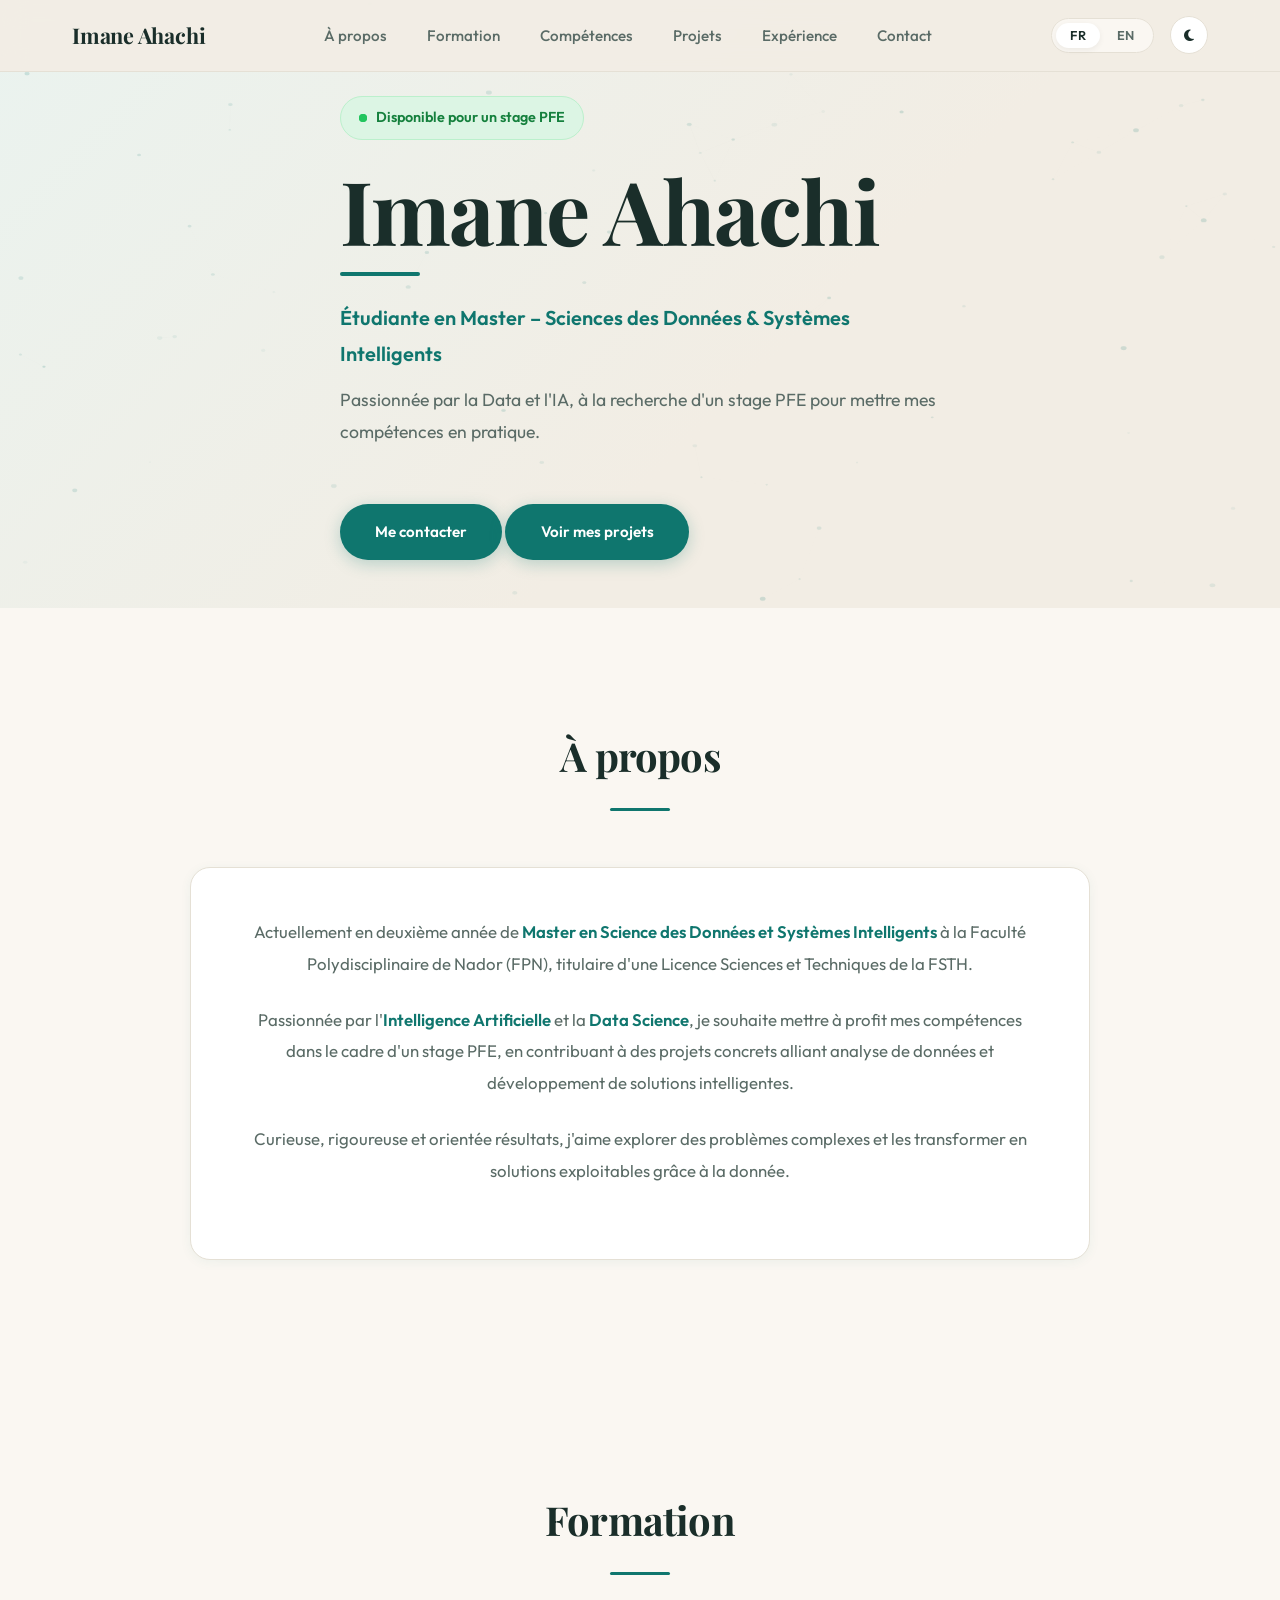
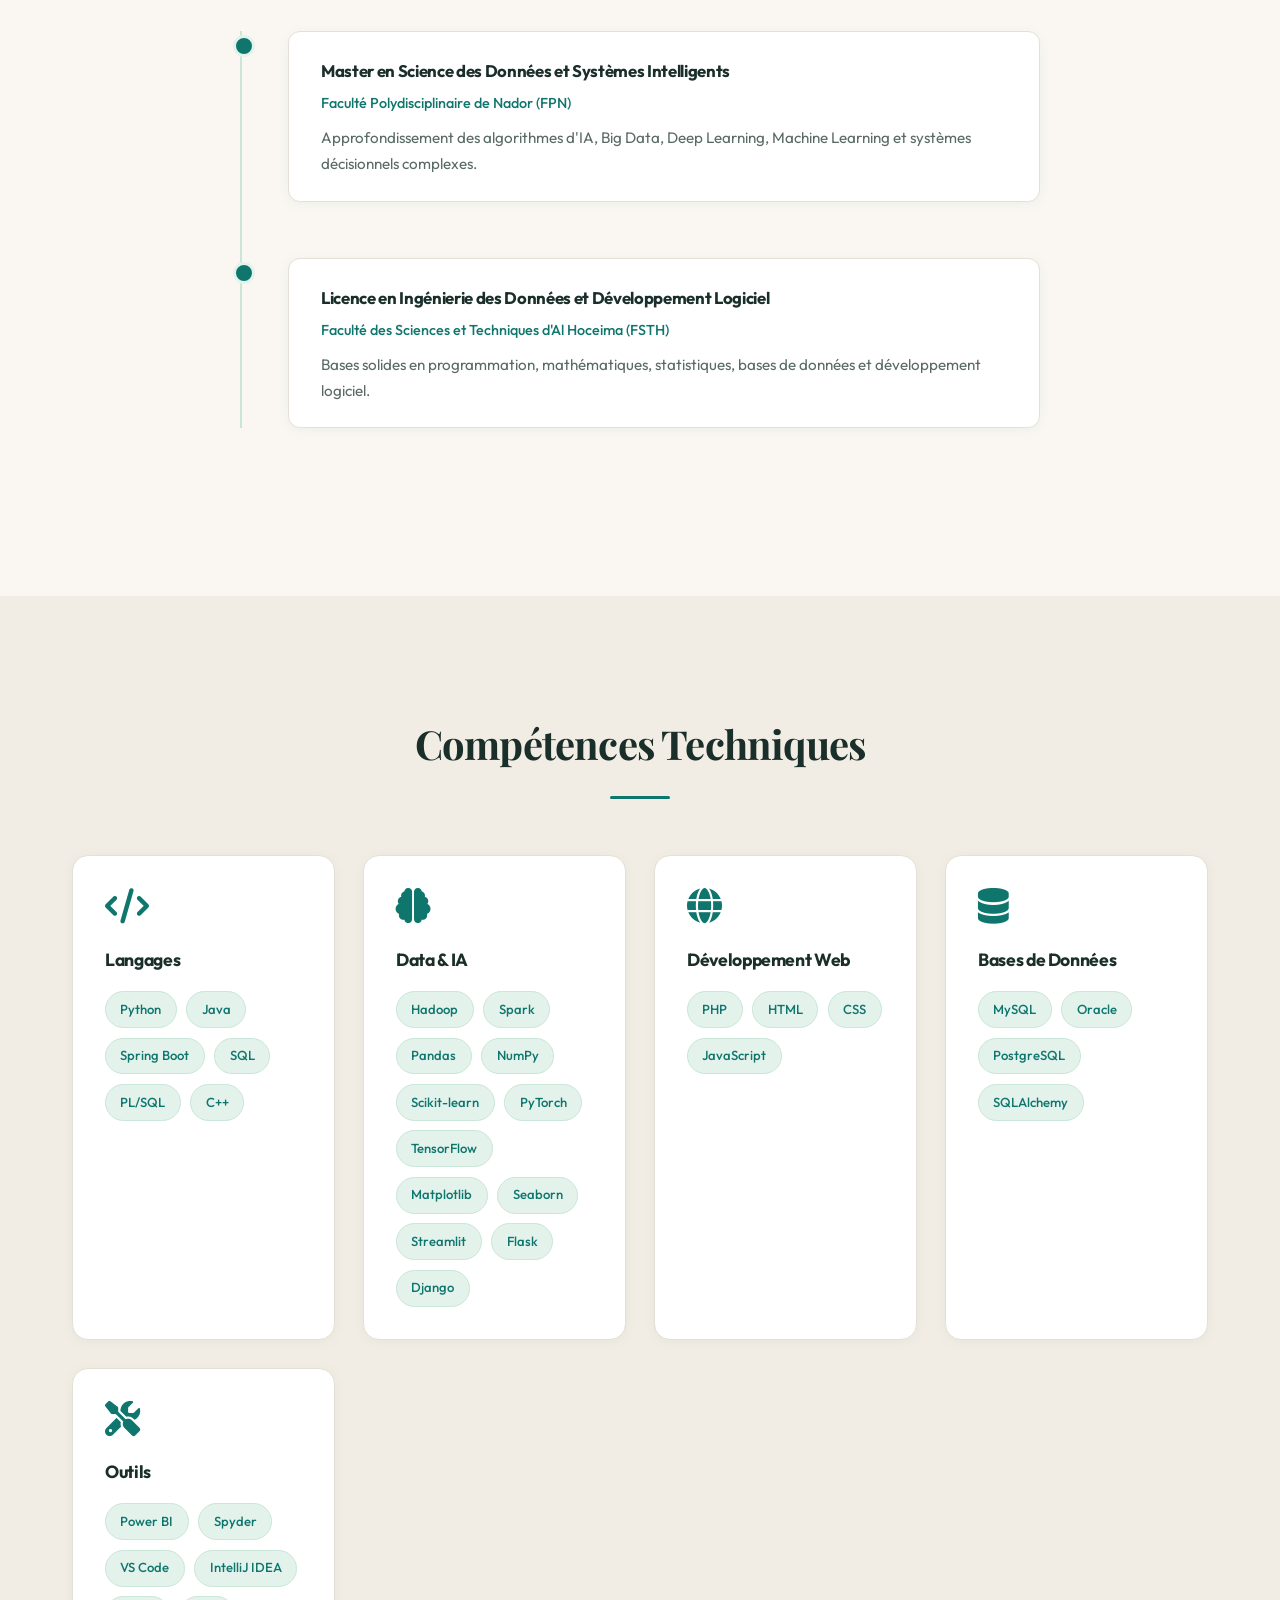
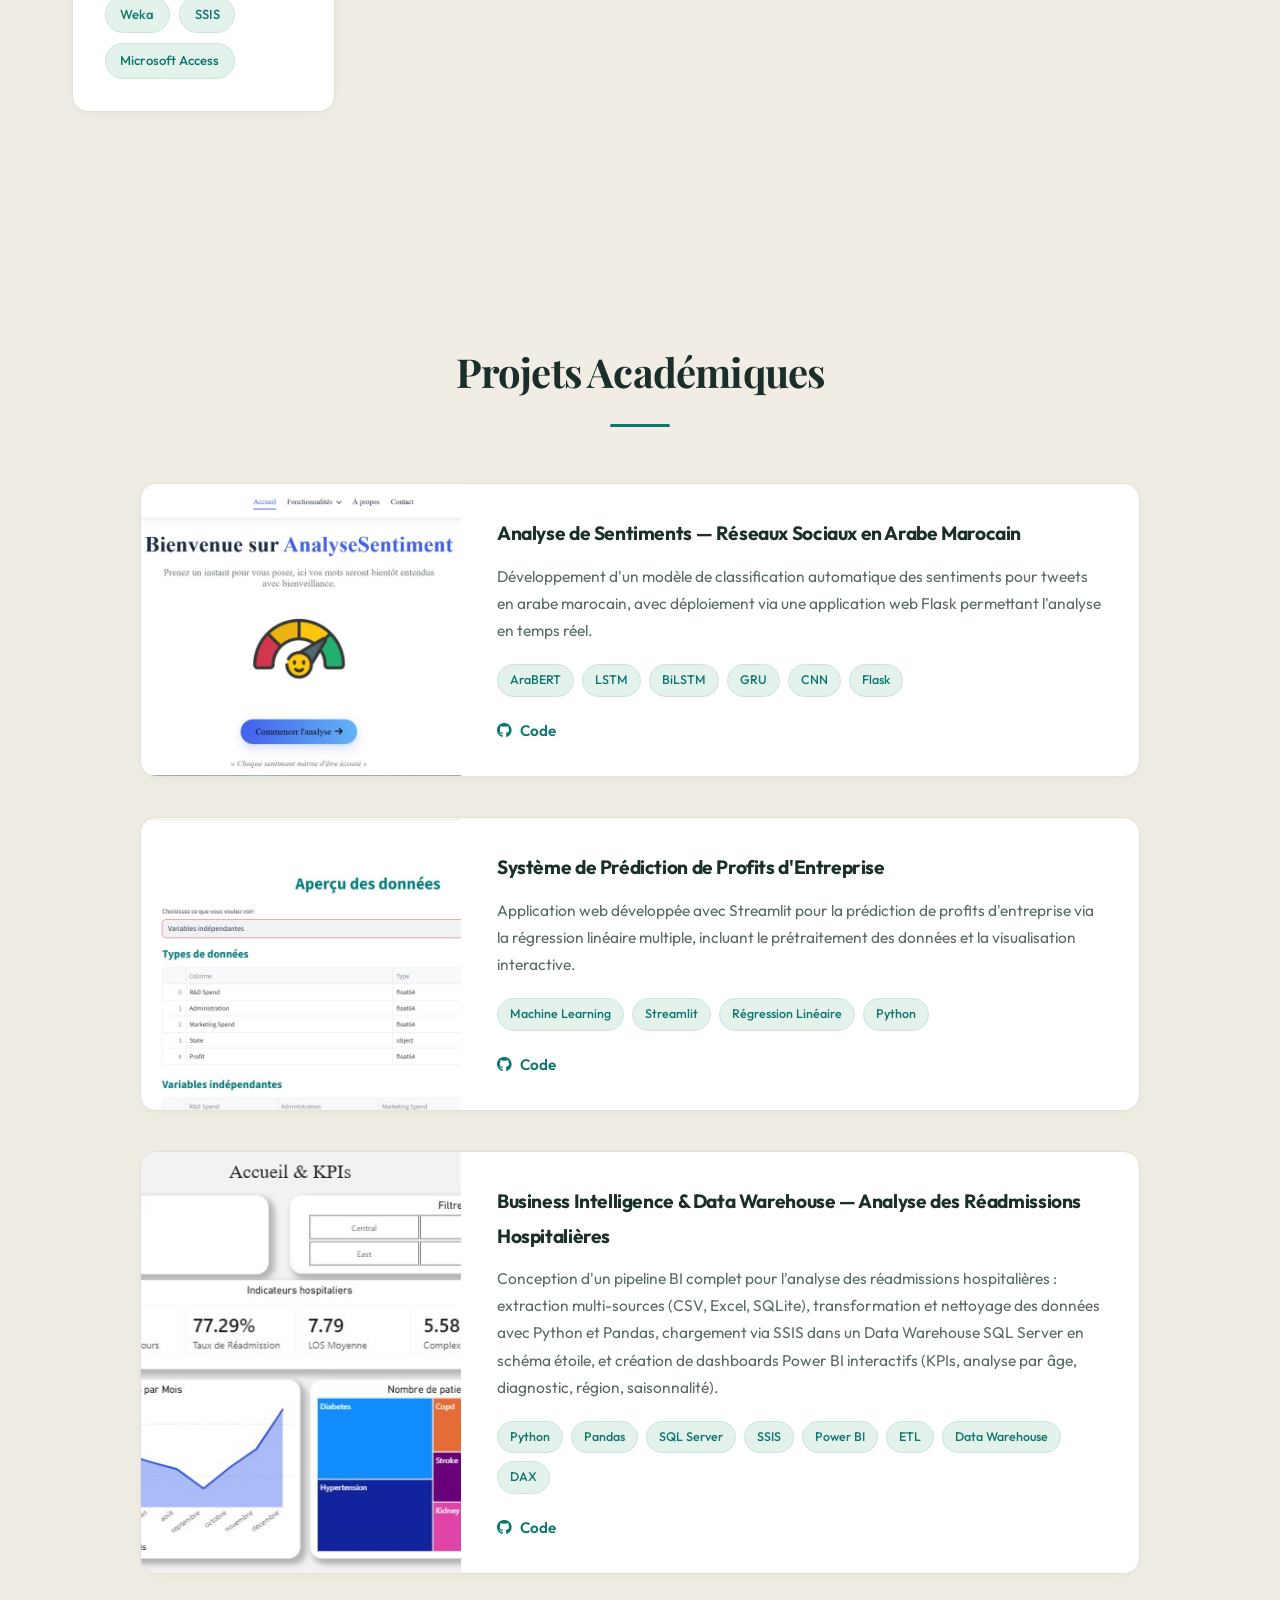
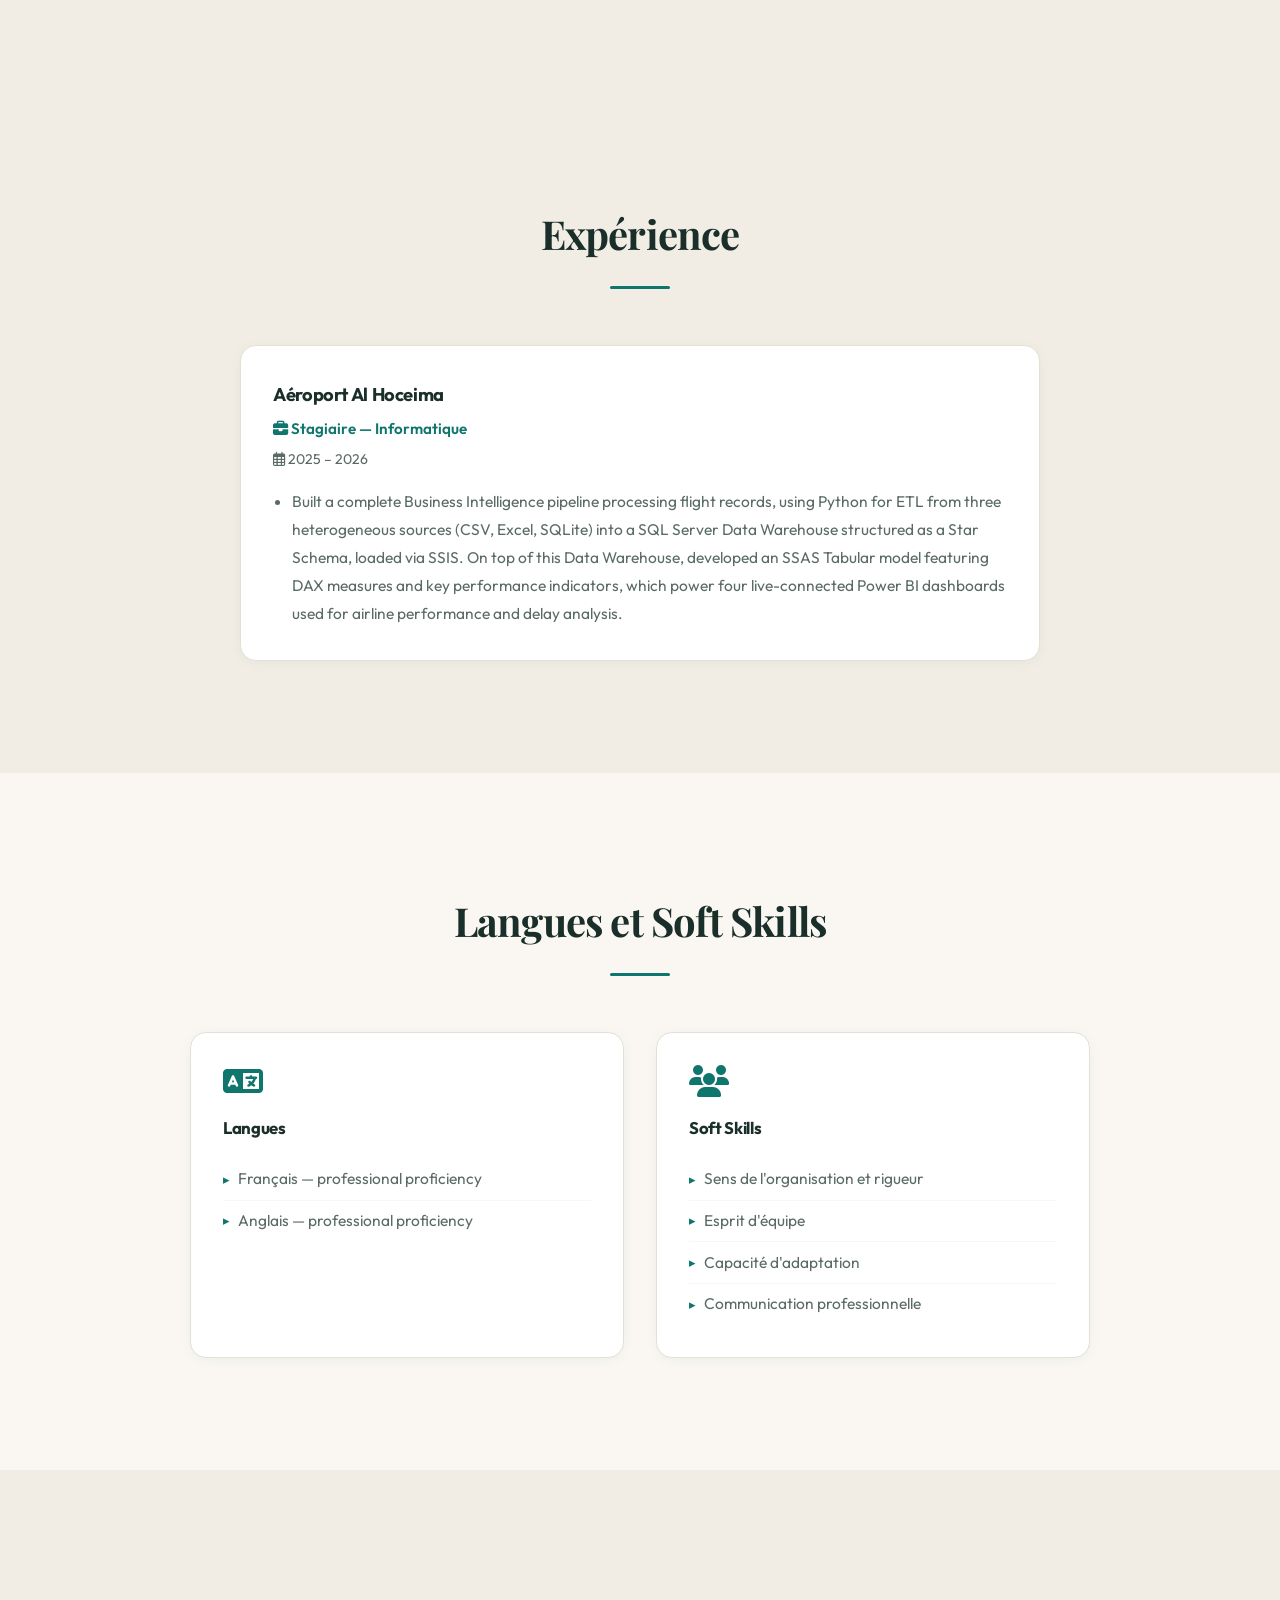
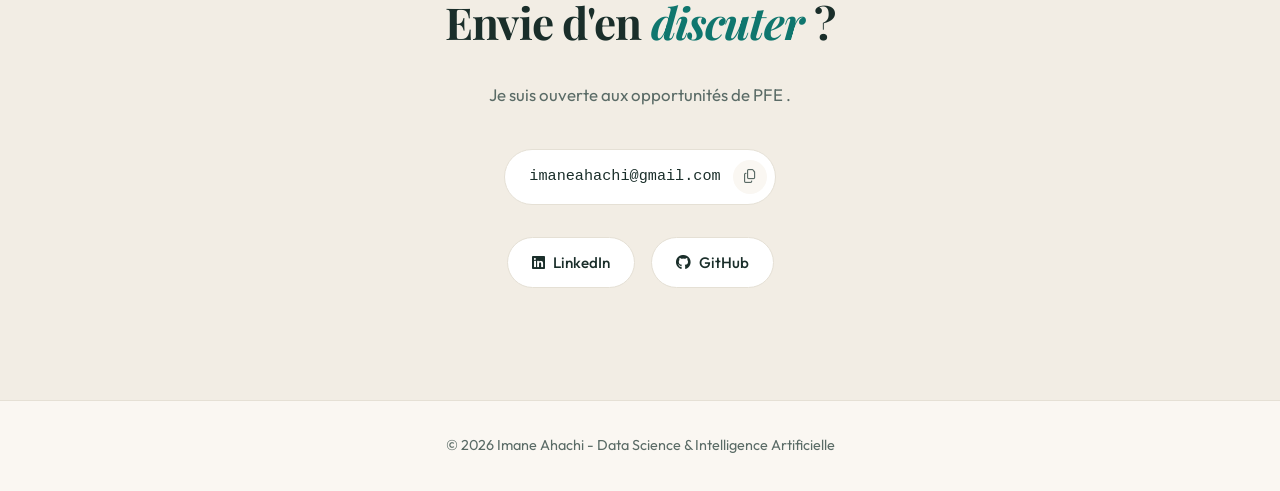
<file: index.html>
<!DOCTYPE html>
<html lang="fr">
<head>
    <meta charset="UTF-8">
    <meta name="viewport" content="width=device-width, initial-scale=1.0">
    <title>Imane Ahachi | Data Science & Intelligence Artificielle</title>
    <meta name="description" content="Portfolio d'Imane Ahachi — Étudiante en Master Data Science et Systèmes Intelligents. Projets, compétences et parcours académique.">
    
    <!-- Fonts -->
    <link rel="preconnect" href="https://fonts.googleapis.com">
    <link rel="preconnect" href="https://fonts.gstatic.com" crossorigin>
    <link href="https://fonts.googleapis.com/css2?family=Outfit:wght@300;400;500;600;700;800&family=Playfair+Display:ital,wght@0,600;0,700;1,600&display=swap" rel="stylesheet">
    
    <!-- Icons -->
    <link rel="stylesheet" href="https://cdnjs.cloudflare.com/ajax/libs/font-awesome/6.4.0/css/all.min.css">
    
    <!-- Custom CSS -->
    <link rel="stylesheet" href="style.css">
</head>
<body>

    <!-- Navigation -->
<nav id="navbar">
    <div class="container nav-content">
        <a href="#home" class="nav-brand">Imane Ahachi</a>

        <button class="mobile-nav-toggle" aria-label="Menu Toggle">
            <i class="fas fa-bars"></i>
        </button>

        <div class="nav-links">
            <a href="#about">À propos</a>
            <a href="#academic">Formation</a>
            <a href="#skills">Compétences</a>
            <a href="#projects">Projets</a>
            <!-- <a href="#experience">certification</a> -->

            <a href="#experience">Expérience</a>
            <a href="#contact">Contact</a>
        </div>

        <div class="nav-actions">
            <!-- Language Switch -->
            <div class="lang-switch" role="group" aria-label="Changer de langue">
                <a href="index.html" class="lang-btn active" lang="fr">FR</a>
                <a href="portfolio-en.html" class="lang-btn" lang="en">EN</a>
            </div>

            <!-- Theme Toggle -->
            <button class="theme-toggle" aria-label="Basculer le mode sombre">
                <i class="fas fa-moon"></i>
            </button>
        </div>
    </div>
</nav>

    <!-- Hero Section -->
    <section id="home" class="hero">
        <canvas id="hero-canvas" class="hero-canvas"></canvas>
        <div class="container hero-content">
            <div class="availability-badge reveal">
                <span class="pulse-dot"></span>
                Disponible pour un stage PFE 
            </div>
            <h1 class="reveal">Imane Ahachi</h1>
            <p class="hero-subtitle reveal">Étudiante en Master – Sciences des Données &amp; Systèmes Intelligents </p>
            <p class="reveal">Passionnée par la Data et l'IA, à la recherche d'un stage PFE pour mettre mes compétences en pratique.</p>
            <!-- <div class="hero-contact-info reveal">
                <a href="mailto:imanahachi14@gmail.com"><i class="fas fa-envelope"></i> imanahachi14@gmail.com</a>
                <a href="https://www.linkedin.com/in/imane-ahachi-a26218288/" target="_blank" rel="noopener noreferrer"><i class="fab fa-linkedin"></i> LinkedIn</a>
                <a href="https://github.com/imaneahachi" target="_blank" rel="noopener noreferrer"><i class="fab fa-github"></i> GitHub</a>
            </div> -->
            <div class="hero-buttons reveal">
                <a class="btn btn--primary" href="#contact">Me contacter</a>
                <a class="btn btn--primary" href="#projects">Voir mes projets</a>
            </div>

        </div>
        </div>
        <div>
           
    </section>

    <!-- About Section -->
    <section id="about" class="about">
        <div class="container">
            <div class="section-title reveal">
                <h2>À propos</h2>
                <div class="underline"></div>
            </div>
            <div class="about-card reveal">
                <p>Actuellement en deuxième année de <strong>Master en Science des Données et Systèmes Intelligents</strong> à la Faculté Polydisciplinaire de Nador (FPN), titulaire d'une Licence Sciences et Techniques de la FSTH.</p>
                <p>Passionnée par l'<strong>Intelligence Artificielle</strong> et la <strong>Data Science</strong>, je souhaite mettre à profit mes compétences dans le cadre d'un stage PFE, en contribuant à des projets concrets alliant analyse de données et développement de solutions intelligentes.</p>
                <p>Curieuse, rigoureuse et orientée résultats, j'aime explorer des problèmes complexes et les transformer en solutions exploitables grâce à la donnée.</p>
            </div>
        </div>
    </section>

    <!-- Academic Background -->
    <section id="academic" class="academic">
        <div class="container">
            <div class="section-title reveal">
                <h2>Formation</h2>
                <div class="underline"></div>
            </div>

            <div class="timeline">
                <div class="timeline-item reveal">
                    <!-- <span class="timeline-date">2025 – Présent</span> -->
                    <div class="timeline-content">
                        <h3>Master en Science des Données et Systèmes Intelligents</h3>
                        <span class="timeline-institution">Faculté Polydisciplinaire de Nador (FPN)</span>
                        <p>Approfondissement des algorithmes d'IA, Big Data, Deep Learning, Machine Learning et systèmes décisionnels complexes.</p>
                    </div>
                </div>

                <div class="timeline-item reveal">
                    <!-- <span class="timeline-date">2022 – 2025</span> -->
                    <div class="timeline-content">
                        <h3>Licence en Ingénierie des Données et Développement Logiciel</h3>
                        <span class="timeline-institution">Faculté des Sciences et Techniques d'Al Hoceima (FSTH)</span>
                        <p>Bases solides en programmation, mathématiques, statistiques, bases de données et développement logiciel.</p>
                    </div>
                </div>
            </div>
        </div>
    </section>



    <!-- Skills Section -->
    <section id="skills" class="skills">
        <div class="container">
            <div class="section-title reveal">
                <h2>Compétences Techniques</h2>
                <div class="underline"></div>
            </div>

            <div class="skills-grid">
                <!-- Langages de programmation -->
                <div class="skill-card reveal">
                    <i class="fas fa-code"></i>
                    <h3>Langages</h3>
                    <div class="skill-tags">
                        <span class="skill-tag">Python</span>
                        <span class="skill-tag">Java</span>
                        <span class="skill-tag">Spring Boot</span>
                        <span class="skill-tag">SQL</span>
                        <span class="skill-tag">PL/SQL</span>
                        <span class="skill-tag">C++</span>

                    </div>
                </div>


                <!-- Data & IA -->
                <div class="skill-card reveal">
                    <i class="fas fa-brain"></i>
                    <h3>Data &amp; IA</h3>
                    <div class="skill-tags">
                        <span class="skill-tag">Hadoop</span>
                        <span class="skill-tag">Spark</span>
                        <span class="skill-tag">Pandas</span>
                        <span class="skill-tag">NumPy</span>
                        <span class="skill-tag">Scikit-learn</span>
                        <span class="skill-tag">PyTorch</span>
                        <span class="skill-tag">TensorFlow</span>
                        <span class="skill-tag">Matplotlib</span>
                        <span class="skill-tag">Seaborn</span>
                        <span class="skill-tag">Streamlit</span>
                        <span class="skill-tag">Flask</span>
                        <span class="skill-tag">Django</span>
                    </div>
                </div>

                <!-- Développement Web -->
                <div class="skill-card reveal">
                    <i class="fas fa-globe"></i>
                    <h3>Développement Web</h3>
                    <div class="skill-tags">
                        <span class="skill-tag">PHP</span>
                        <span class="skill-tag">HTML</span>
                        <span class="skill-tag">CSS</span>
                        <span class="skill-tag">JavaScript</span>
                    </div>
                </div>

                <!-- Bases de données -->
                <div class="skill-card reveal">
                    <i class="fas fa-database"></i>
                    <h3>Bases de Données</h3>
                    <div class="skill-tags">
                        <span class="skill-tag">MySQL</span>
                        <span class="skill-tag">Oracle</span>
                        <span class="skill-tag">PostgreSQL</span>
                        <span class="skill-tag">SQLAlchemy</span>
                    </div>
                </div>
                
                <!-- Outils -->
                <div class="skill-card reveal">
                    <i class="fas fa-tools"></i>
                    <h3>Outils</h3>
                    <div class="skill-tags">
                        <span class="skill-tag">Power BI</span>
                        <span class="skill-tag">Spyder</span>
                        <span class="skill-tag">VS Code</span>
                        <span class="skill-tag">IntelliJ IDEA</span>
                        <span class="skill-tag">Weka</span>
                        <span class="skill-tag">SSIS</span>
                        <span class="skill-tag">Microsoft Access</span>
                    </div>
                </div>
            </div>
        </div>
    </section>


    <!-- Projects Section -->
    <section id="projects" class="projects">
        <div class="container">
            <div class="section-title reveal">
                <h2>Projets Académiques</h2>
                <div class="underline"></div>
            </div>

            <div class="projects-grid">
                <!-- Project 1 -->
                <div class="project-card reveal">
                    <div class="project-image" id="project1-img"></div>
                    <div class="project-info">
                        <h3>Analyse de Sentiments — Réseaux Sociaux en Arabe Marocain</h3>
                        <p>Développement d'un modèle de classification automatique des sentiments pour tweets en arabe marocain, avec déploiement via une application web Flask permettant l'analyse en temps réel.</p>
                        <div class="project-tech">
                            <span>AraBERT</span>
                            <span>LSTM</span>
                            <span>BiLSTM</span>
                            <span>GRU</span>
                            <span>CNN</span>
                            <span>Flask</span>
                        </div>
                        <div class="project-links">
                            <a href="https://github.com/imaneahachi/PFE-NLP-DARIJA-SENTIMENT-ANALYSIS" 
                            target="_blank" 
                            rel="noopener noreferrer" 
                            class="project-link">
                                <i class="fab fa-github"></i> Code
                            </a>
                            <!-- <a href="#" class="project-link"><i class="fas fa-external-link-alt"></i> Demo</a> -->
                        </div>
                    </div>
                </div>

                <!-- Project 2 -->
                <div class="project-card reveal">
                    <div class="project-image" id="project2-img"></div>
                    <div class="project-info">
                        <h3>Système de Prédiction de Profits d'Entreprise</h3>
                        <p>Application web développée avec Streamlit pour la prédiction de profits d'entreprise via la régression linéaire multiple, incluant le prétraitement des données et la visualisation interactive.</p>
                        <div class="project-tech">
                            <span>Machine Learning</span>
                            <span>Streamlit</span>
                            <span>Régression Linéaire</span>
                            <span>Python</span>
                        </div>
                        <div class="project-links">
                            <a href="https://github.com/imaneahachi/profit-prediction-app" target="_blank" rel="noopener noreferrer" class="project-link">
                                <i class="fab fa-github"></i> Code
                            </a>
                            <!-- <a href="#" class="project-link"><i class="fas fa-external-link-alt"></i> Demo</a> -->
                        </div>
                    </div>
                </div>

                <!-- Project 3 -->
                <div class="project-card reveal">
                    <div class="project-image" id="project3-img"></div>
                    <div class="project-info">
                        <h3>Business Intelligence &amp; Data Warehouse — Analyse des Réadmissions Hospitalières</h3>
                        <p>Conception d'un pipeline BI complet pour l'analyse des réadmissions hospitalières : extraction multi-sources (CSV, Excel, SQLite), transformation et nettoyage des données avec Python et Pandas, chargement via SSIS dans un Data Warehouse SQL Server en schéma étoile, et création de dashboards Power BI interactifs (KPIs, analyse par âge, diagnostic, région, saisonnalité).</p>
                        <div class="project-tech">
                            <span>Python</span>
                            <span>Pandas</span>
                            <span>SQL Server</span>
                            <span>SSIS</span>
                            <span>Power BI</span>
                            <span>ETL</span>
                            <span>Data Warehouse</span>
                            <span>DAX</span>
                        </div>
                        <div class="project-links">
                            <a href="https://github.com/imaneahachi/Hospital-BI-Readmission" target="_blank" rel="noopener noreferrer" class="project-link">
                                <i class="fab fa-github"></i> Code
                            </a>
                            <!-- <a href="#" class="project-link"><i class="fas fa-external-link-alt"></i> Demo</a> -->
                        </div>
                    </div>
                </div>
            </div>
        </div>
    </section>




    
    <!-- Experience Section -->
    <section id="experience" class="experience">
        <div class="container">
            <div class="section-title reveal">
                <h2>Expérience</h2>
                <div class="underline"></div>
            </div>

            <div class="experience-card reveal">
                <h3>Aéroport Al Hoceima</h3>
                <span class="exp-role"><i class="fas fa-briefcase"></i> Stagiaire — Informatique</span>
                <span class="exp-date"><i class="far fa-calendar-alt"></i> 2025 – 2026</span>
                <ul>
                    <li>Built a complete Business Intelligence pipeline processing flight records, using Python for ETL from three heterogeneous sources (CSV, Excel, SQLite) into a SQL Server Data Warehouse structured as a Star Schema, loaded via SSIS. On top of this Data Warehouse, developed an SSAS Tabular model featuring DAX measures and key performance indicators, which power four live-connected Power BI dashboards used for airline performance and delay analysis.</li>
                    
                </ul>
            </div>
        </div>
    </section>


    <!-- Languages & Soft Skills Section -->
    <section id="languages" class="languages">
        <div class="container">
            <div class="section-title reveal">
                <h2>Langues et Soft Skills</h2>
                <div class="underline"></div>
            </div>

            <div class="lang-skills-grid">
                <div class="lang-card reveal">
                    <i class="fas fa-language"></i>
                    <h3>Langues</h3>
                    <ul>
                        <li>Français — professional proficiency</li>
                        <li>Anglais — professional proficiency</li>
                    </ul>
                </div>

                <div class="lang-card reveal">
                    <i class="fas fa-users"></i>
                    <h3>Soft Skills</h3>
                    <ul>
                        <li>Sens de l'organisation et rigueur</li>
                        <li>Esprit d'équipe</li>
                        <li>Capacité d'adaptation</li>
                        <li>Communication professionnelle</li>
                    </ul>
                </div>
            </div>
        </div>
    </section>

    <!-- Contact Section -->
    <section id="contact" class="contact-v2">
        <div class="container reveal">
            <!-- <div class="contact-label"><span class="contact-dash"></span>CONTACT</div> -->
            <h2 class="contact-title">Envie d'en <span class="highlight">discuter</span> ?</h2>
            <p class="contact-subtitle">Je suis ouverte aux opportunités de PFE  .</p>

            <div class="email-pill">
                <span id="contact-email">imaneahachi@gmail.com</span>
                <button class="copy-btn" onclick="copyEmail()" aria-label="Copier l'email">
                    <i class="fa-regular fa-copy"></i>
                </button>
            </div>

            <div class="contact-links">
                <a href="https://www.linkedin.com/in/imane-ahachi-a26218288/" target="_blank" rel="noopener noreferrer" class="contact-pill">
                    <i class="fab fa-linkedin"></i> LinkedIn
                </a>
                <a href="https://github.com/imaneahachi" target="_blank" rel="noopener noreferrer" class="contact-pill">
                    <i class="fab fa-github"></i> GitHub
                </a>
            </div>
        </div>
    </section>

    <footer>
        <div class="container" style="padding: 2rem 0; text-align: center; color: var(--text-dim); font-size: 0.9rem;">
            <p>&copy; 2026 Imane Ahachi - Data Science &amp; Intelligence Artificielle</p>
        </div>
    </footer>

    <!-- Scripts -->
    <script src="script.js"></script>
</body>
</html>
</file>
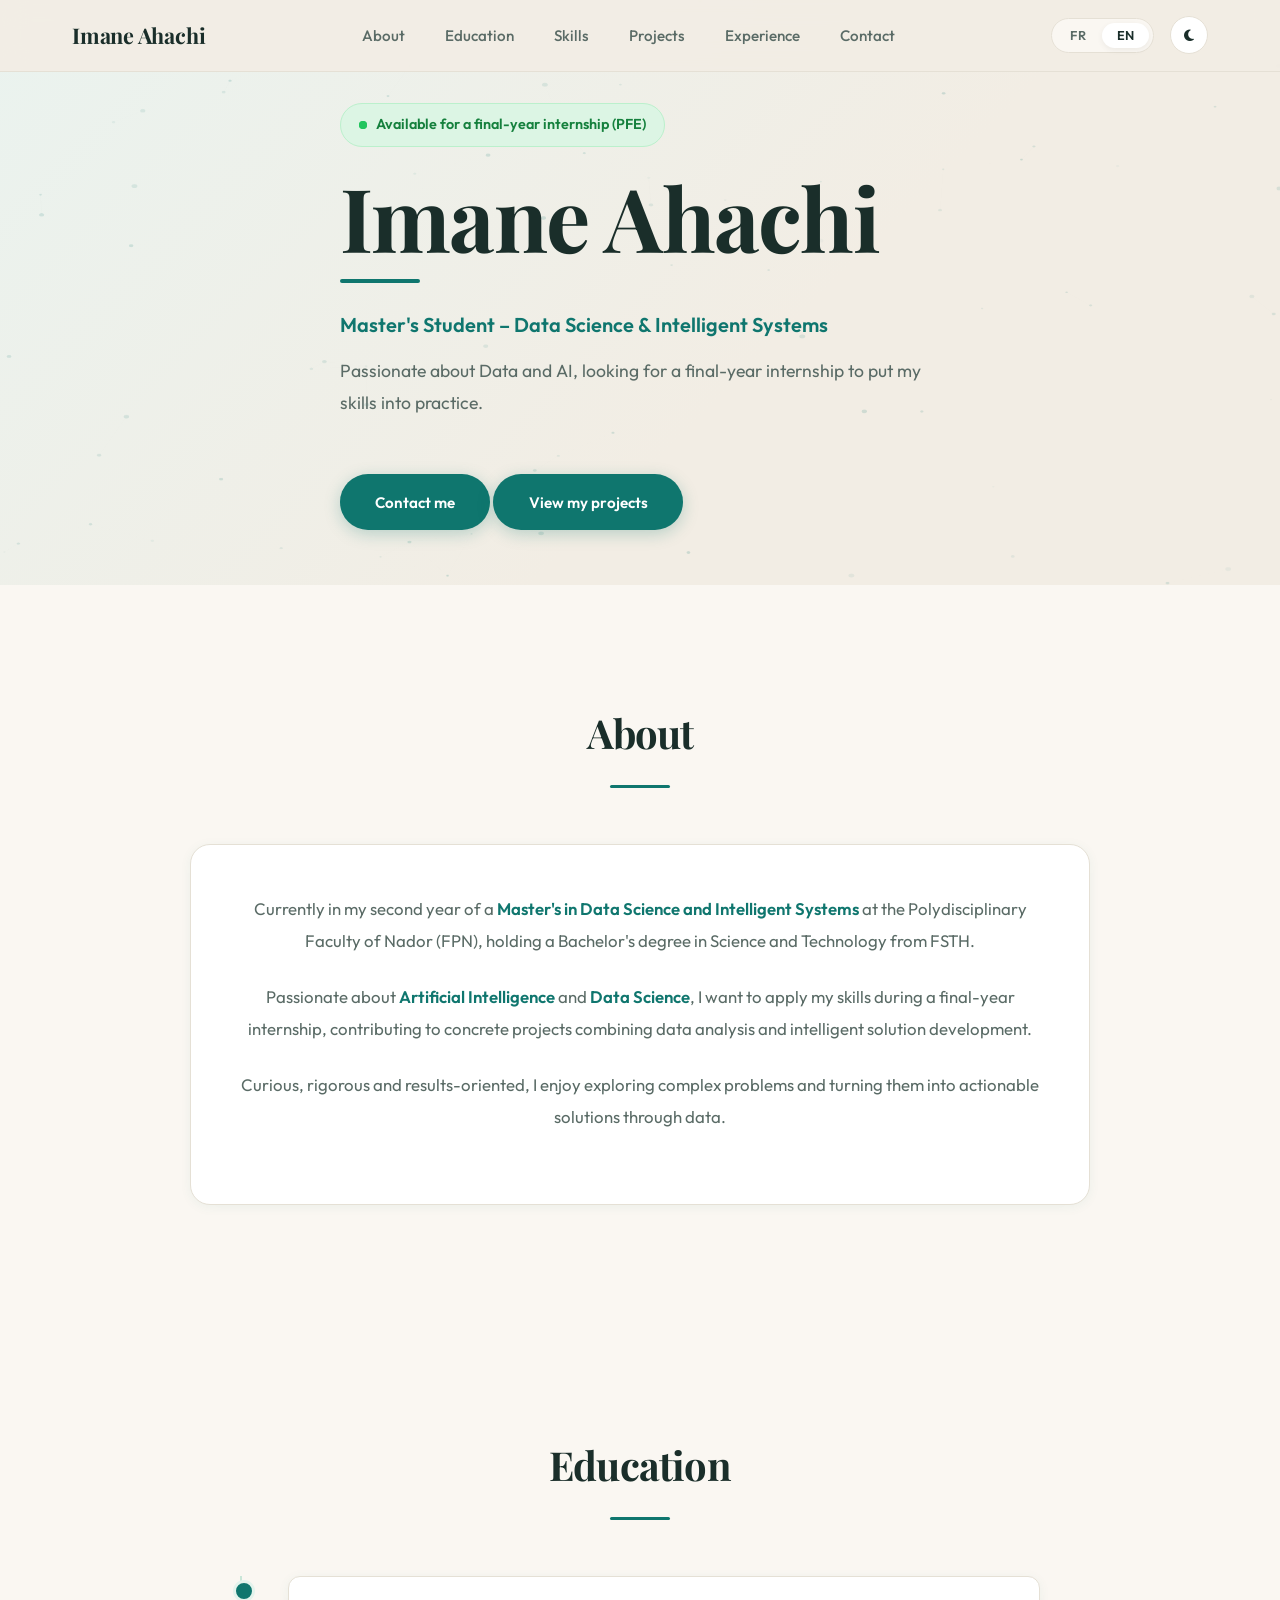
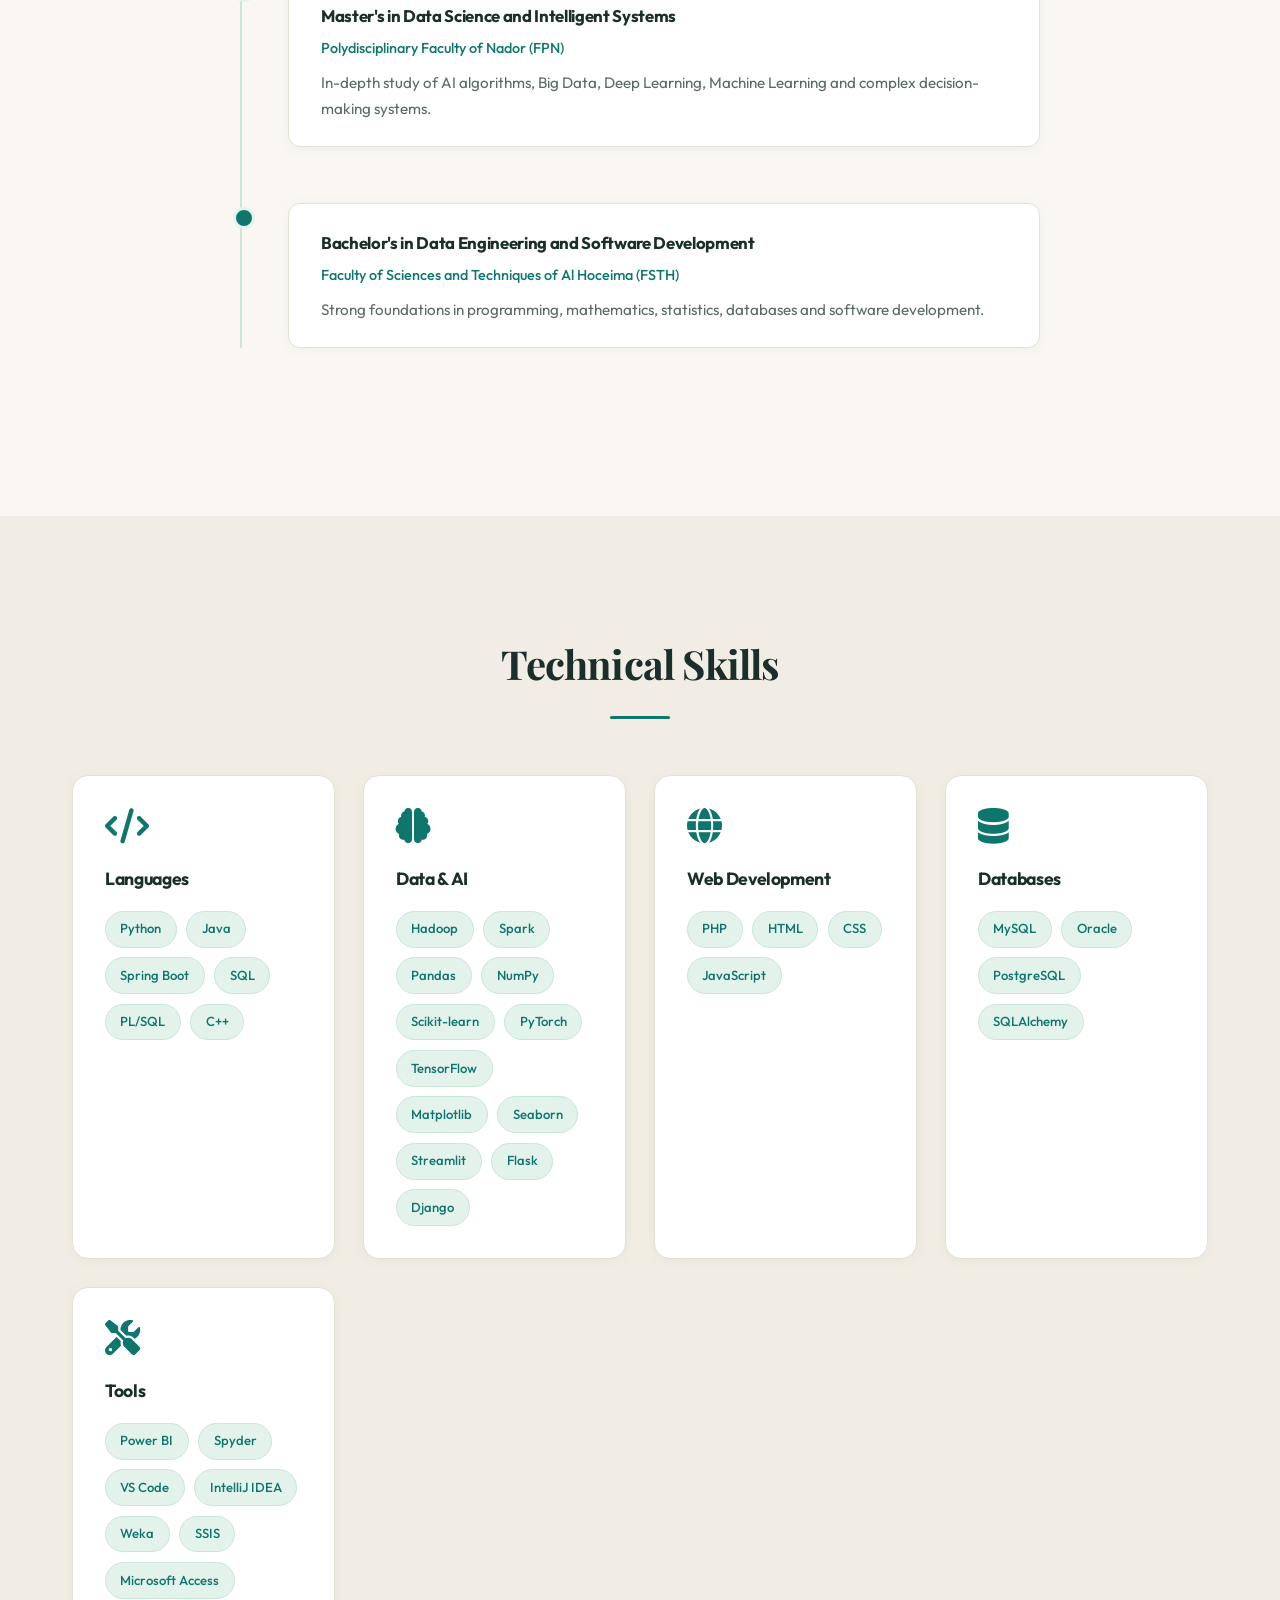
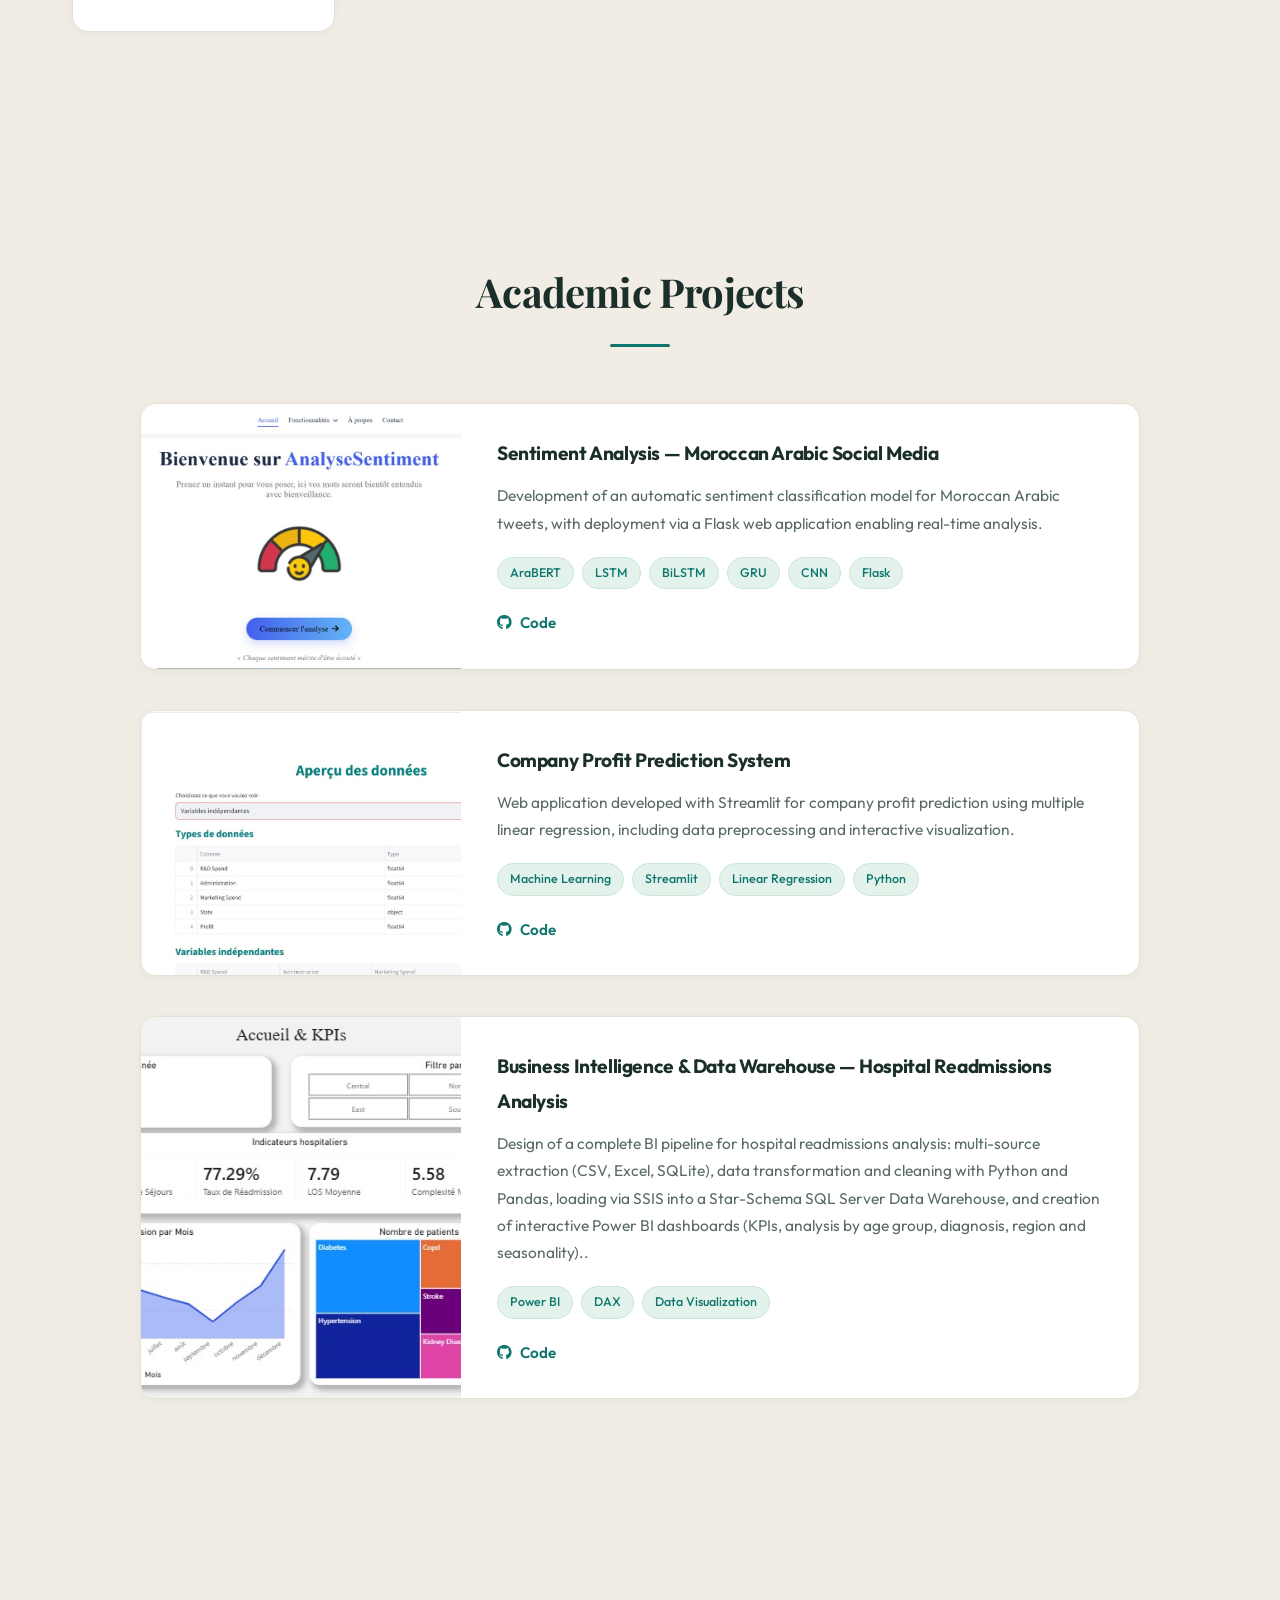
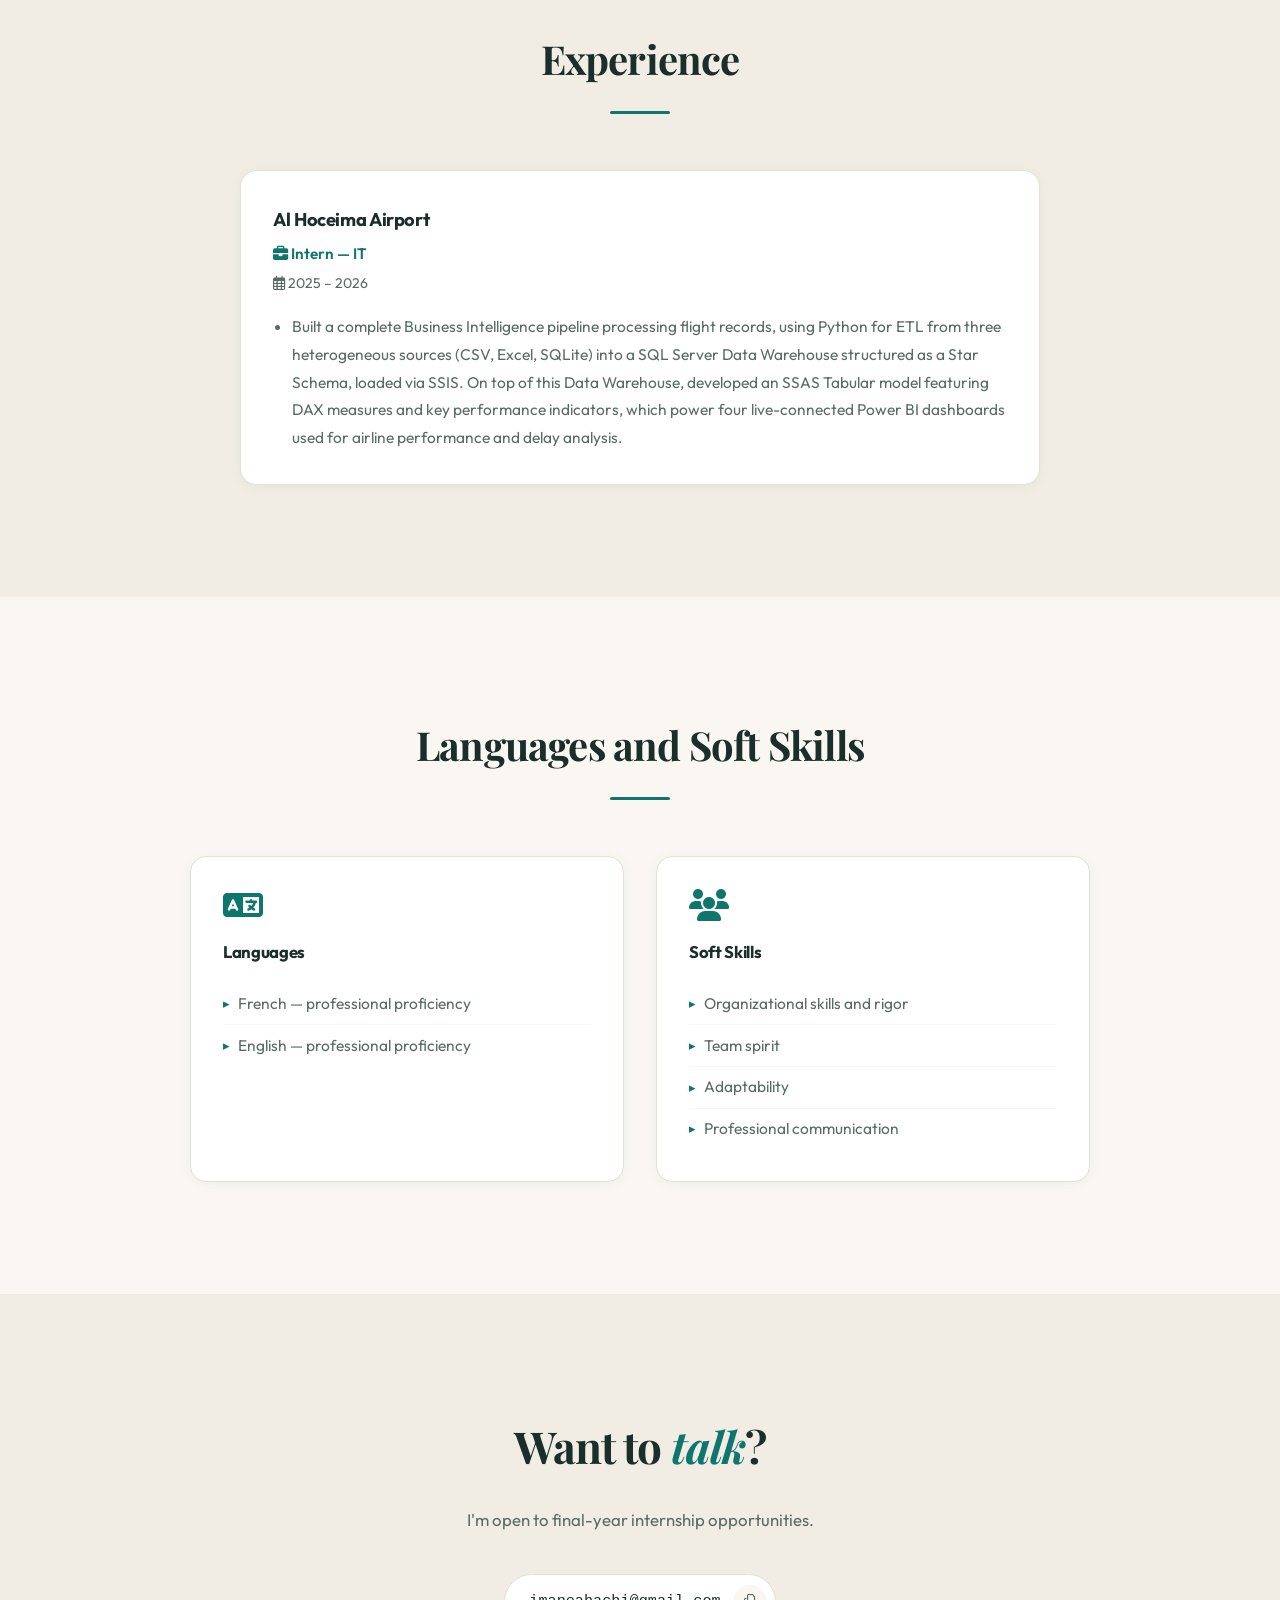
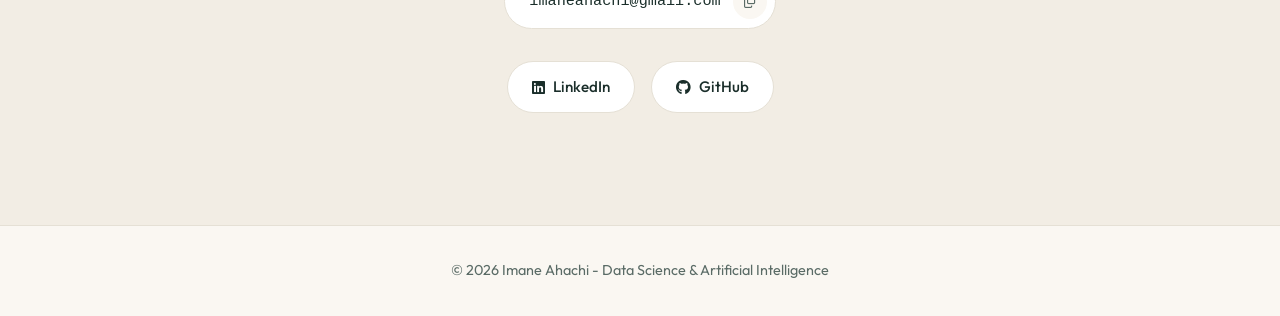
<file: portfolio-en.html>
<!DOCTYPE html>
<html lang="en">
<head>
    <meta charset="UTF-8">
    <meta name="viewport" content="width=device-width, initial-scale=1.0">
    <title>Imane Ahachi | Data Science & Artificial Intelligence</title>
    <meta name="description" content="Portfolio of Imane Ahachi — Master's student in Data Science and Intelligent Systems. Projects, skills and academic background.">

    <!-- Fonts -->
    <link rel="preconnect" href="https://fonts.googleapis.com">
    <link rel="preconnect" href="https://fonts.gstatic.com" crossorigin>
    <link href="https://fonts.googleapis.com/css2?family=Outfit:wght@300;400;500;600;700;800&family=Playfair+Display:ital,wght@0,600;0,700;1,600&display=swap" rel="stylesheet">

    <!-- Icons -->
    <link rel="stylesheet" href="https://cdnjs.cloudflare.com/ajax/libs/font-awesome/6.4.0/css/all.min.css">

    <!-- Custom CSS -->
    <link rel="stylesheet" href="style.css">
</head>
<body>

    <!-- Navigation -->
    <nav id="navbar">
        <div class="container nav-content">
            <a href="#home" class="nav-brand">Imane Ahachi</a>

            <button class="mobile-nav-toggle" aria-label="Menu Toggle">
                <i class="fas fa-bars"></i>
            </button>

            <div class="nav-links">
                <a href="#about">About</a>
                <a href="#academic">Education</a>
                <a href="#skills">Skills</a>
                <a href="#projects">Projects</a>
                <a href="#experience">Experience</a>
                <a href="#contact">Contact</a>
            </div>

            <div class="nav-actions">
                <!-- Language Switch -->
                <div class="lang-switch" role="group" aria-label="Change language">
                    <a href="index.html" class="lang-btn" lang="fr">FR</a>
                    <a href="portfolio-en.html" class="lang-btn active" lang="en">EN</a>
                </div>

                <!-- Theme Toggle -->
                <button class="theme-toggle" aria-label="Toggle dark mode">
                    <i class="fas fa-moon"></i>
                </button>
            </div>
        </div>
    </nav>

    <!-- Hero Section -->
    <section id="home" class="hero">
        <canvas id="hero-canvas" class="hero-canvas"></canvas>
        <div class="container hero-content">
            <div class="availability-badge reveal">
                <span class="pulse-dot"></span>
                Available for a final-year internship (PFE)
            </div>
            <h1 class="reveal">Imane Ahachi</h1>
            <p class="hero-subtitle reveal">Master's Student – Data Science &amp; Intelligent Systems</p>
            <p class="reveal">Passionate about Data and AI, looking for a final-year internship to put my skills into practice.</p>
            <div class="hero-buttons reveal">
                <a class="btn btn--primary" href="#contact">Contact me</a>
                <a class="btn btn--primary" href="#projects">View my projects</a>
            </div>
        </div>
    </section>

    <!-- About Section -->
    <section id="about" class="about">
        <div class="container">
            <div class="section-title reveal">
                <h2>About</h2>
                <div class="underline"></div>
            </div>
            <div class="about-card reveal">
                <p>Currently in my second year of a <strong>Master's in Data Science and Intelligent Systems</strong> at the Polydisciplinary Faculty of Nador (FPN), holding a Bachelor's degree in Science and Technology from FSTH.</p>
                <p>Passionate about <strong>Artificial Intelligence</strong> and <strong>Data Science</strong>, I want to apply my skills during a final-year internship, contributing to concrete projects combining data analysis and intelligent solution development.</p>
                <p>Curious, rigorous and results-oriented, I enjoy exploring complex problems and turning them into actionable solutions through data.</p>
            </div>
        </div>
    </section>

    <!-- Academic Background -->
    <section id="academic" class="academic">
        <div class="container">
            <div class="section-title reveal">
                <h2>Education</h2>
                <div class="underline"></div>
            </div>

            <div class="timeline">
                <div class="timeline-item reveal">
                    <!-- <span class="timeline-date">2025 – Present</span> -->
                    <div class="timeline-content">
                        <h3>Master's in Data Science and Intelligent Systems</h3>
                        <span class="timeline-institution">Polydisciplinary Faculty of Nador (FPN)</span>
                        <p>In-depth study of AI algorithms, Big Data, Deep Learning, Machine Learning and complex decision-making systems.</p>
                    </div>
                </div>

                <div class="timeline-item reveal">
                    <!-- <span class="timeline-date">2022 – 2025</span> -->
                    <div class="timeline-content">
                        <h3>Bachelor's in Data Engineering and Software Development</h3>
                        <span class="timeline-institution">Faculty of Sciences and Techniques of Al Hoceima (FSTH)</span>
                        <p>Strong foundations in programming, mathematics, statistics, databases and software development.</p>
                    </div>
                </div>
            </div>
        </div>
    </section>

    <!-- Skills Section -->
    <section id="skills" class="skills">
        <div class="container">
            <div class="section-title reveal">
                <h2>Technical Skills</h2>
                <div class="underline"></div>
            </div>

            <div class="skills-grid">
                <div class="skill-card reveal">
                    <i class="fas fa-code"></i>
                    <h3>Languages</h3>
                    <div class="skill-tags">
                        <span class="skill-tag">Python</span>
                        <span class="skill-tag">Java</span>
                        <span class="skill-tag">Spring Boot</span>
                        <span class="skill-tag">SQL</span>
                        <span class="skill-tag">PL/SQL</span>
                        <span class="skill-tag">C++</span>
                    </div>
                </div>

                <div class="skill-card reveal">
                    <i class="fas fa-brain"></i>
                    <h3>Data &amp; AI</h3>
                    <div class="skill-tags">
                        <span class="skill-tag">Hadoop</span>
                        <span class="skill-tag">Spark</span>
                        <span class="skill-tag">Pandas</span>
                        <span class="skill-tag">NumPy</span>
                        <span class="skill-tag">Scikit-learn</span>
                        <span class="skill-tag">PyTorch</span>
                        <span class="skill-tag">TensorFlow</span>
                        <span class="skill-tag">Matplotlib</span>
                        <span class="skill-tag">Seaborn</span>
                        <span class="skill-tag">Streamlit</span>
                        <span class="skill-tag">Flask</span>
                        <span class="skill-tag">Django</span>
                    </div>
                </div>

                <div class="skill-card reveal">
                    <i class="fas fa-globe"></i>
                    <h3>Web Development</h3>
                    <div class="skill-tags">
                        <span class="skill-tag">PHP</span>
                        <span class="skill-tag">HTML</span>
                        <span class="skill-tag">CSS</span>
                        <span class="skill-tag">JavaScript</span>
                    </div>
                </div>

                <div class="skill-card reveal">
                    <i class="fas fa-database"></i>
                    <h3>Databases</h3>
                    <div class="skill-tags">
                        <span class="skill-tag">MySQL</span>
                        <span class="skill-tag">Oracle</span>
                        <span class="skill-tag">PostgreSQL</span>
                        <span class="skill-tag">SQLAlchemy</span>
                    </div>
                </div>

                <div class="skill-card reveal">
                    <i class="fas fa-tools"></i>
                    <h3>Tools</h3>
                    <div class="skill-tags">
                        <span class="skill-tag">Power BI</span>
                        <span class="skill-tag">Spyder</span>
                        <span class="skill-tag">VS Code</span>
                        <span class="skill-tag">IntelliJ IDEA</span>
                        <span class="skill-tag">Weka</span>
                        <span class="skill-tag">SSIS</span>
                        <span class="skill-tag">Microsoft Access</span>
                    </div>
                </div>
            </div>
        </div>
    </section>

    <!-- Projects Section -->
    <section id="projects" class="projects">
        <div class="container">
            <div class="section-title reveal">
                <h2>Academic Projects</h2>
                <div class="underline"></div>
            </div>

            <div class="projects-grid">
                <!-- Project 1 -->
                <div class="project-card reveal">
                    <div class="project-image" id="project1-img"></div>
                    <div class="project-info">
                        <h3>Sentiment Analysis — Moroccan Arabic Social Media</h3>
                        <p>Development of an automatic sentiment classification model for Moroccan Arabic tweets, with deployment via a Flask web application enabling real-time analysis.</p>
                        <div class="project-tech">
                            <span>AraBERT</span>
                            <span>LSTM</span>
                            <span>BiLSTM</span>
                            <span>GRU</span>
                            <span>CNN</span>
                            <span>Flask</span>
                        </div>
                        <div class="project-links">
                            <a href="https://github.com/imaneahachi/PFE-NLP-DARIJA-SENTIMENT-ANALYSIS" 
                            target="_blank" 
                            rel="noopener noreferrer" 
                            class="project-link">
                                <i class="fab fa-github"></i> Code
                            </a>
                            <!-- <a href="#" class="project-link"><i class="fas fa-external-link-alt"></i> Demo</a> -->

                        </div>
                    </div>
                </div>

                <!-- Project 2 -->
                <div class="project-card reveal">
                    <div class="project-image" id="project2-img"></div>
                    <div class="project-info">
                        <h3>Company Profit Prediction System</h3>
                        <p>Web application developed with Streamlit for company profit prediction using multiple linear regression, including data preprocessing and interactive visualization.</p>
                        <div class="project-tech">
                            <span>Machine Learning</span>
                            <span>Streamlit</span>
                            <span>Linear Regression</span>
                            <span>Python</span>
                        </div>
                        <div class="project-links">
                            <a href="https://github.com/imaneahachi/profit-prediction-app" target="_blank" rel="noopener noreferrer" class="project-link">
                                <i class="fab fa-github"></i> Code
                            </a>
                            <!-- <a href="#" class="project-link"><i class="fas fa-external-link-alt"></i> Demo</a> -->
                        </div>
                    </div>
                </div>

                <!-- Project 3 -->
                <div class="project-card reveal">
                    <div class="project-image" id="project3-img"></div>
                    <div class="project-info">
                        <h3>Business Intelligence &amp; Data Warehouse — Hospital Readmissions Analysis</h3>
                        <p>Design of a complete BI pipeline for hospital readmissions analysis: multi-source extraction (CSV, Excel, SQLite), data transformation and cleaning with Python and Pandas, loading via SSIS into a Star-Schema SQL Server Data Warehouse, and creation of interactive Power BI dashboards (KPIs, analysis by age group, diagnosis, region and seasonality)..</p>
                        <div class="project-tech">
                            <span>Power BI</span>
                            <span>DAX</span>
                            <span>Data Visualization</span>
                        </div>
                        <div class="project-links">
                            <a href="https://github.com/imaneahachi/Hospital-BI-Readmission" target="_blank" rel="noopener noreferrer" class="project-link">
                                <i class="fab fa-github"></i> Code
                            </a>
                        </div>
                    </div>
                </div>
            </div>
        </div>
    </section>

    <!-- Experience Section -->
    <section id="experience" class="experience">
        <div class="container">
            <div class="section-title reveal">
                <h2>Experience</h2>
                <div class="underline"></div>
            </div>

            <div class="experience-card reveal">
                <h3>Al Hoceima Airport</h3>
                <span class="exp-role"><i class="fas fa-briefcase"></i> Intern — IT</span>
                <span class="exp-date"><i class="far fa-calendar-alt"></i> 2025 – 2026</span>
                <ul>
                    <li>Built a complete Business Intelligence pipeline processing flight records, using Python for ETL from three heterogeneous sources (CSV, Excel, SQLite) into a SQL Server Data Warehouse structured as a Star Schema, loaded via SSIS. On top of this Data Warehouse, developed an SSAS Tabular model featuring DAX measures and key performance indicators, which power four live-connected Power BI dashboards used for airline performance and delay analysis.</li>
                </ul>
            </div>
        </div>
    </section>

    <!-- Languages & Soft Skills Section -->
    <section id="languages" class="languages">
        <div class="container">
            <div class="section-title reveal">
                <h2>Languages and Soft Skills</h2>
                <div class="underline"></div>
            </div>

            <div class="lang-skills-grid">
                <div class="lang-card reveal">
                    <i class="fas fa-language"></i>
                    <h3>Languages</h3>
                    <ul>
                        <li>French — professional proficiency</li>
                        <li>English — professional proficiency</li>
                    </ul>
                </div>

                <div class="lang-card reveal">
                    <i class="fas fa-users"></i>
                    <h3>Soft Skills</h3>
                    <ul>
                        <li>Organizational skills and rigor</li>
                        <li>Team spirit</li>
                        <li>Adaptability</li>
                        <li>Professional communication</li>
                    </ul>
                </div>
            </div>
        </div>
    </section>

    <!-- Contact Section -->
    <section id="contact" class="contact-v2">
        <div class="container reveal">
            <h2 class="contact-title">Want to <span class="highlight">talk</span>?</h2>
            <p class="contact-subtitle">I'm open to final-year internship opportunities.</p>

            <div class="email-pill">
                <span id="contact-email">imaneahachi@gmail.com</span>
                <button class="copy-btn" onclick="copyEmail()" aria-label="Copy email">
                    <i class="fa-regular fa-copy"></i>
                </button>
            </div>

            <div class="contact-links">
                <a href="https://www.linkedin.com/in/imane-ahachi-a26218288/" target="_blank" rel="noopener noreferrer" class="contact-pill">
                    <i class="fab fa-linkedin"></i> LinkedIn
                </a>
                <a href="https://github.com/imaneahachi" target="_blank" rel="noopener noreferrer" class="contact-pill">
                    <i class="fab fa-github"></i> GitHub
                </a>
            </div>
        </div>
    </section>

    <footer>
        <div class="container" style="padding: 2rem 0; text-align: center; color: var(--text-dim); font-size: 0.9rem;">
            <p>&copy; 2026 Imane Ahachi - Data Science &amp; Artificial Intelligence</p>
        </div>
    </footer>

    <!-- Scripts -->
    <script src="script.js"></script>
</body>
</html>
</file>
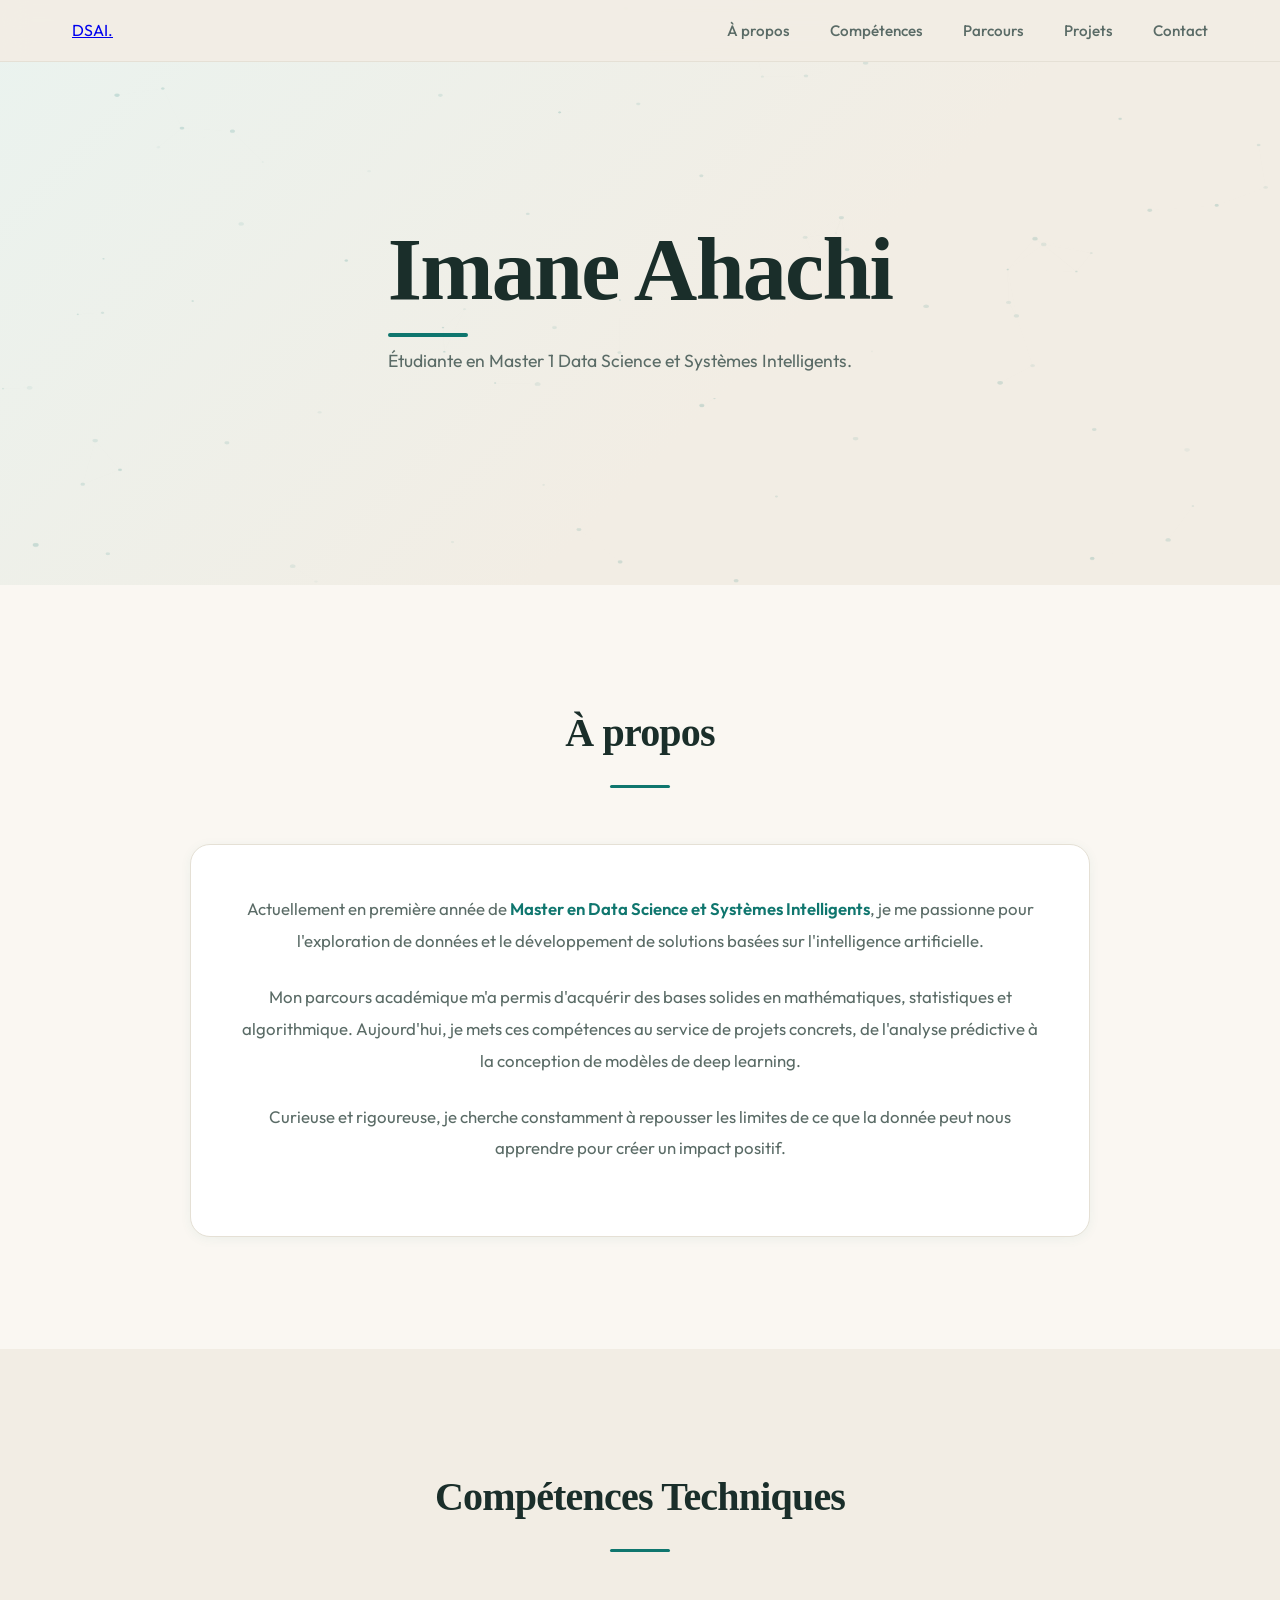
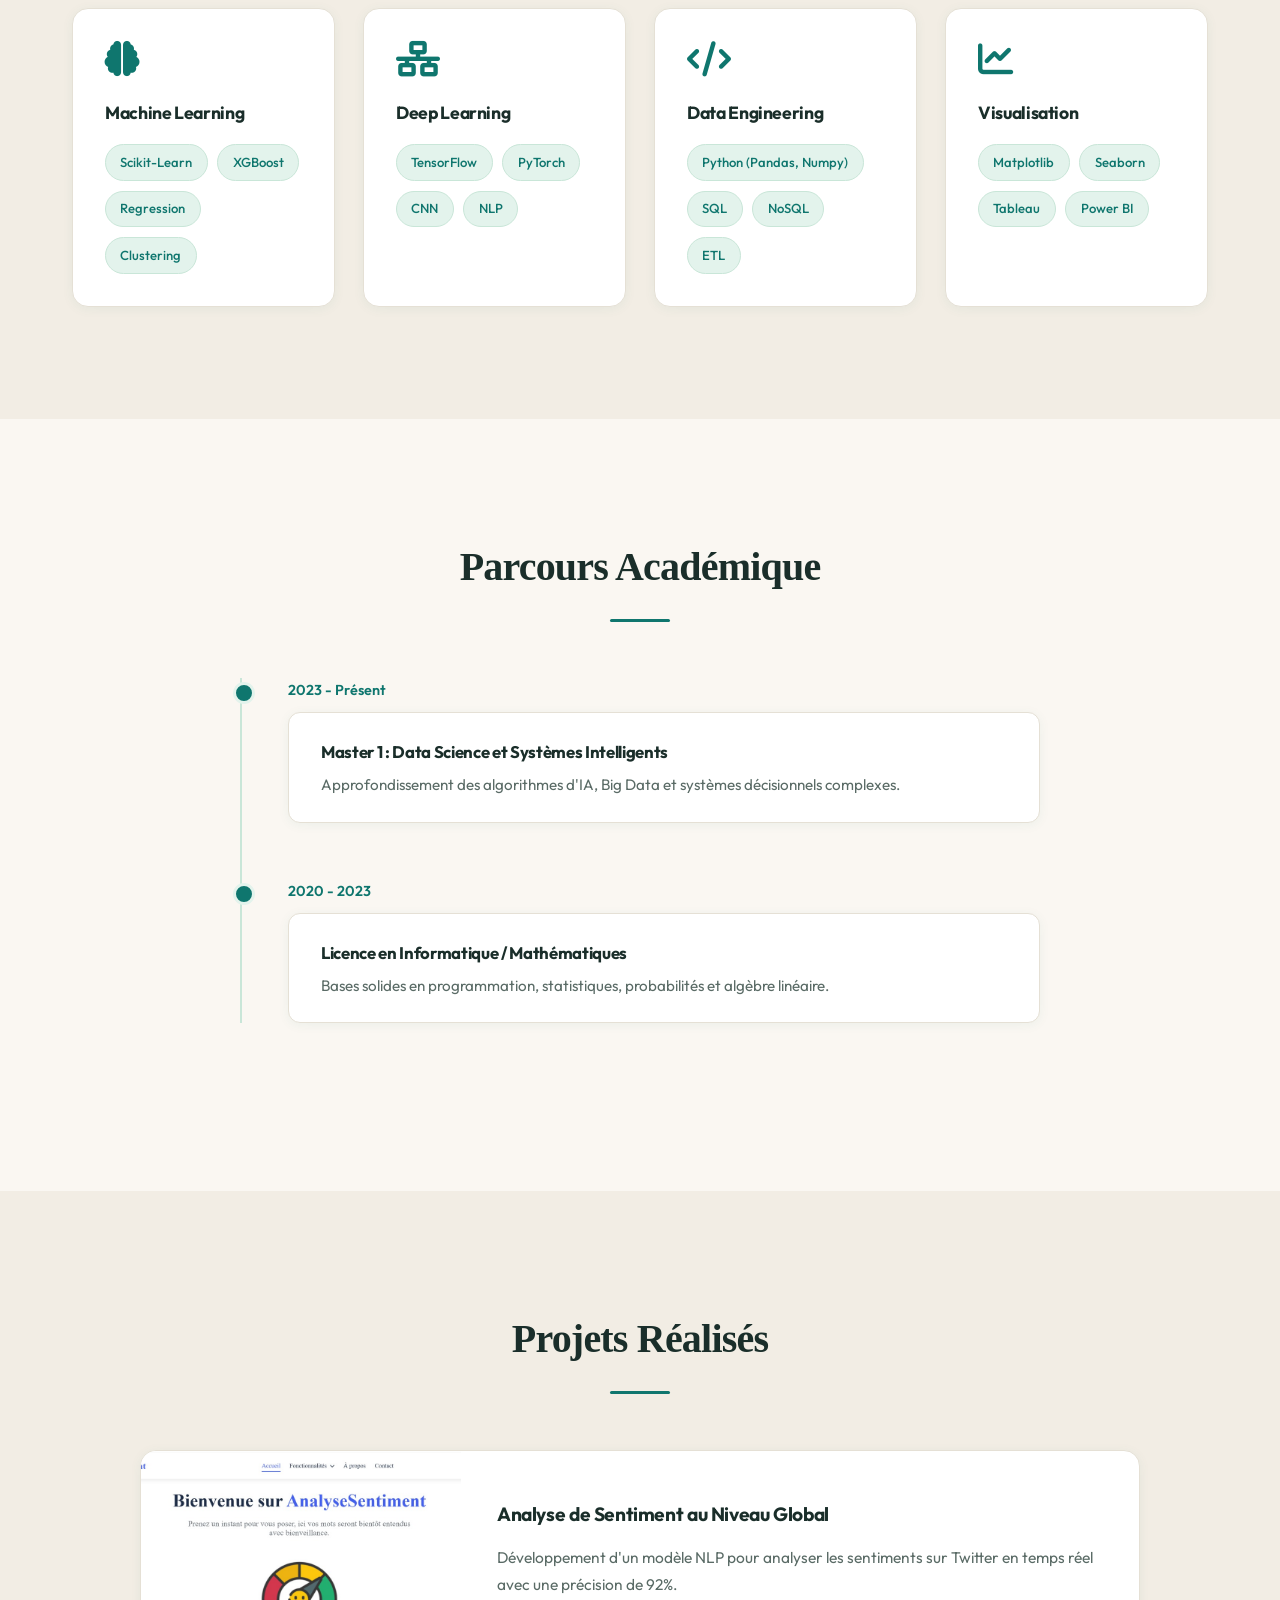
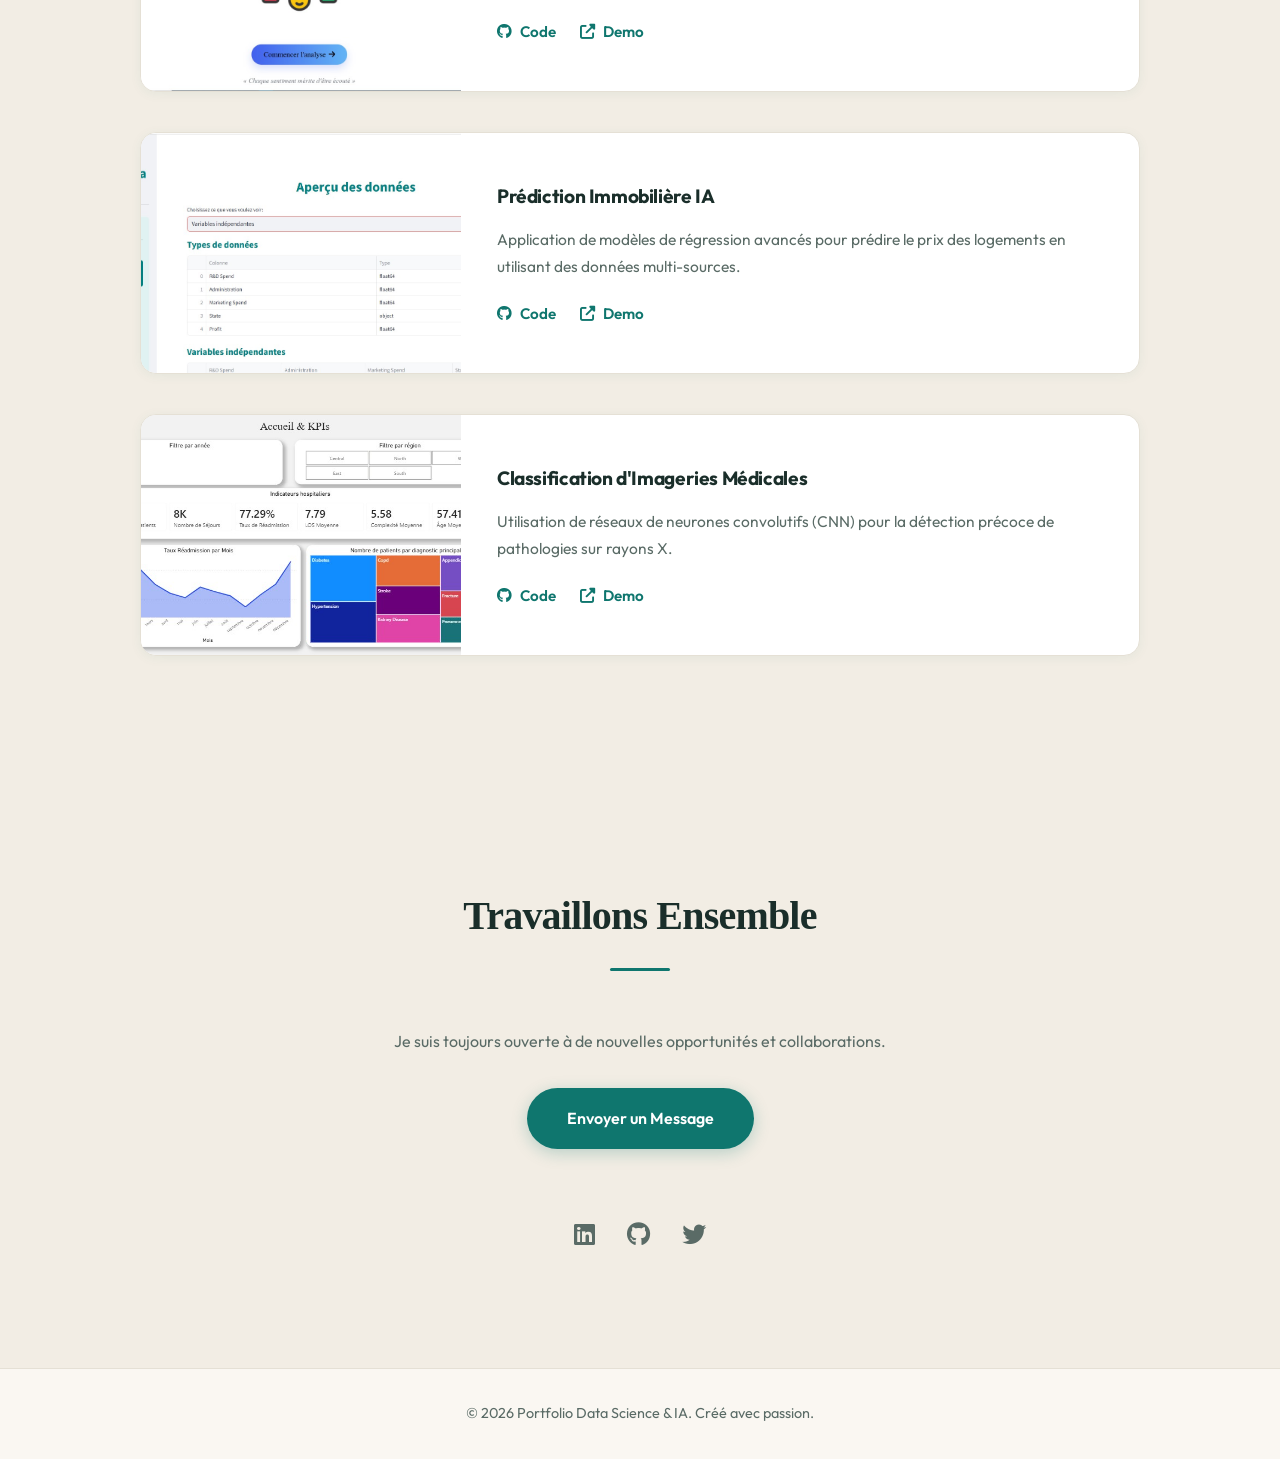
<file: portfolio.html>
<!DOCTYPE html>
<html lang="fr">
<head>
    <meta charset="UTF-8">
    <meta name="viewport" content="width=device-width, initial-scale=1.0">
    <title>Portfolio | Data Science & Artificial Intelligence</title>
    <meta name="description" content="Portfolio de Master 1 en Data Science et Intelligence Artificielle. Projets, compétences et parcours académique.">
    
    <!-- Fonts -->
    <link rel="preconnect" href="https://fonts.googleapis.com">
    <link rel="preconnect" href="https://fonts.gstatic.com" crossorigin>
    <link href="https://fonts.googleapis.com/css2?family=Outfit:wght@300;400;500;600;700;800&display=swap" rel="stylesheet">
    
    <!-- Icons -->
    <link rel="stylesheet" href="https://cdnjs.cloudflare.com/ajax/libs/font-awesome/6.4.0/css/all.min.css">
    
    <!-- Custom CSS -->
    <link rel="stylesheet" href="style.css">
</head>
<body>

    <!-- Navigation -->
    <nav id="navbar">
        <div class="container nav-content">
            <a href="#" class="logo">DS<span class="gradient-text">AI</span>.</a>
            <button class="mobile-nav-toggle" aria-label="Menu Toggle">
                <i class="fas fa-bars"></i>
            </button>
            <div class="nav-links">
                <a href="#about">À propos</a>
                <a href="#skills">Compétences</a>
                <a href="#academic">Parcours</a>
                <a href="#projects">Projets</a>
                <a href="#contact">Contact</a>
            </div>
        </div>
    </nav>

    <!-- Hero Section -->
    <section id="hero" class="hero">
        <canvas id="hero-canvas" class="hero-canvas"></canvas>
        <div class="container hero-content">
            <h1 class="reveal">Imane Ahachi</h1>
            <p class="reveal">Étudiante en Master 1 Data Science et Systèmes Intelligents.</p>
        </div>
    </section>

    <!-- About Section -->
    <section id="about" class="about">
        <div class="container">
            <div class="section-title reveal">
                <h2>À propos</h2>
                <div class="underline"></div>
            </div>
            <div class="about-card glass reveal">
                <p>Actuellement en première année de <strong>Master en Data Science et Systèmes Intelligents</strong>, je me passionne pour l'exploration de données et le développement de solutions basées sur l'intelligence artificielle.</p>
                <p>Mon parcours académique m'a permis d'acquérir des bases solides en mathématiques, statistiques et algorithmique. Aujourd'hui, je mets ces compétences au service de projets concrets, de l'analyse prédictive à la conception de modèles de deep learning.</p>
                <p>Curieuse et rigoureuse, je cherche constamment à repousser les limites de ce que la donnée peut nous apprendre pour créer un impact positif.</p>
            </div>
        </div>
    </section>

    <!-- Skills Section -->
    <section id="skills" class="skills">
        <div class="container">
            <div class="section-title reveal">
                <h2>Compétences Techniques</h2>
                <div class="underline"></div>
            </div>
            
            <div class="skills-grid">
                <!-- Machine Learning -->
                <div class="skill-card glass reveal">
                    <i class="fas fa-brain"></i>
                    <h3>Machine Learning</h3>
                    <div class="skill-tags">
                        <span class="skill-tag">Scikit-Learn</span>
                        <span class="skill-tag">XGBoost</span>
                        <span class="skill-tag">Regression</span>
                        <span class="skill-tag">Clustering</span>
                    </div>
                </div>

                <!-- Deep Learning -->
                <div class="skill-card glass reveal">
                    <i class="fas fa-network-wired"></i>
                    <h3>Deep Learning</h3>
                    <div class="skill-tags">
                        <span class="skill-tag">TensorFlow</span>
                        <span class="skill-tag">PyTorch</span>
                        <span class="skill-tag">CNN</span>
                        <span class="skill-tag">NLP</span>
                    </div>
                </div>

                <!-- Programming & Data -->
                <div class="skill-card glass reveal">
                    <i class="fas fa-code"></i>
                    <h3>Data Engineering</h3>
                    <div class="skill-tags">
                        <span class="skill-tag">Python (Pandas, Numpy)</span>
                        <span class="skill-tag">SQL</span>
                        <span class="skill-tag">NoSQL</span>
                        <span class="skill-tag">ETL</span>
                    </div>
                </div>

                <!-- Visualization -->
                <div class="skill-card glass reveal">
                    <i class="fas fa-chart-line"></i>
                    <h3>Visualisation</h3>
                    <div class="skill-tags">
                        <span class="skill-tag">Matplotlib</span>
                        <span class="skill-tag">Seaborn</span>
                        <span class="skill-tag">Tableau</span>
                        <span class="skill-tag">Power BI</span>
                    </div>
                </div>
            </div>
        </div>
    </section>

    <!-- Academic Background -->
    <section id="academic" class="academic">
        <div class="container">
            <div class="section-title reveal">
                <h2>Parcours Académique</h2>
                <div class="underline"></div>
            </div>

            <div class="timeline">
                <div class="timeline-item reveal">
                    <span class="timeline-date">2023 - Présent</span>
                    <div class="timeline-content">
                        <h3>Master 1 : Data Science et Systèmes Intelligents</h3>
                        <p>Approfondissement des algorithmes d'IA, Big Data et systèmes décisionnels complexes.</p>
                    </div>
                </div>

                <div class="timeline-item reveal">
                    <span class="timeline-date">2020 - 2023</span>
                    <div class="timeline-content">
                        <h3>Licence en Informatique / Mathématiques</h3>
                        <p>Bases solides en programmation, statistiques, probabilités et algèbre linéaire.</p>
                    </div>
                </div>
            </div>
        </div>
    </section>

    <!-- Projects Section -->
    <section id="projects" class="projects">
        <div class="container">
            <div class="section-title reveal">
                <h2>Projets Réalisés</h2>
                <div class="underline"></div>
            </div>

            <div class="projects-grid">
                <!-- Project 1 -->
                <div class="project-card glass reveal">
                    <div class="project-image" id="project1-img"></div>
                    <div class="project-info">
                        <h3>Analyse de Sentiment au Niveau Global</h3>
                        <p>Développement d'un modèle NLP pour analyser les sentiments sur Twitter en temps réel avec une précision de 92%.</p>
                        <div class="project-links">
                            <a href="#" class="project-link"><i class="fab fa-github"></i> Code</a>
                            <a href="#" class="project-link"><i class="fas fa-external-link-alt"></i> Demo</a>
                        </div>
                    </div>
                </div>

                <!-- Project 2 -->
                <div class="project-card glass reveal">
                    <div class="project-image" id="project2-img"></div>
                    <div class="project-info">
                        <h3>Prédiction Immobilière IA</h3>
                        <p>Application de modèles de régression avancés pour prédire le prix des logements en utilisant des données multi-sources.</p>
                        <div class="project-links">
                            <a href="#" class="project-link"><i class="fab fa-github"></i> Code</a>
                            <a href="#" class="project-link"><i class="fas fa-external-link-alt"></i> Demo</a>
                        </div>
                    </div>
                </div>

                <!-- Project 3 -->
                <div class="project-card glass reveal">
                    <div class="project-image" id="project3-img"></div>
                    <div class="project-info">
                        <h3>Classification d'Imageries Médicales</h3>
                        <p>Utilisation de réseaux de neurones convolutifs (CNN) pour la détection précoce de pathologies sur rayons X.</p>
                        <div class="project-links">
                            <a href="#" class="project-link"><i class="fab fa-github"></i> Code</a>
                            <a href="#" class="project-link"><i class="fas fa-external-link-alt"></i> Demo</a>
                        </div>
                    </div>
                </div>
            </div>
        </div>
    </section>

    <!-- Contact Section -->
    <section id="contact" class="contact">
        <div class="container reveal" style="text-align: center;">
            <div class="section-title">
                <h2>Travaillons Ensemble</h2>
                <div class="underline"></div>
            </div>
            <p style="color: var(--text-dim); margin-bottom: 2rem;">Je suis toujours ouverte à de nouvelles opportunités et collaborations.</p>
            <a href="mailto:example@email.com" class="btn btn-primary">Envoyer un Message</a>
            
            <div style="margin-top: 4rem; display: flex; justify-content: center; gap: 2rem;">
                <a href="#" style="color: var(--text-dim); font-size: 1.5rem;"><i class="fab fa-linkedin"></i></a>
                <a href="#" style="color: var(--text-dim); font-size: 1.5rem;"><i class="fab fa-github"></i></a>
                <a href="#" style="color: var(--text-dim); font-size: 1.5rem;"><i class="fab fa-twitter"></i></a>
            </div>
        </div>
    </section>

    <footer>
        <div class="container" style="padding: 2rem 0; border-top: 1px solid var(--glass-border); text-align: center; color: var(--text-dim); font-size: 0.9rem;">
            <p>&copy; 2026 Portfolio Data Science & IA. Créé avec passion.</p>
        </div>
    </footer>

    <!-- Scripts -->
    <script src="script.js"></script>
</body>
</html>
</file>
<file: style.css>
:root {
    --bg-color: #f2ede4;
    --bg-alt: #faf7f2;
    --surface-color: #ffffff;
    --accent-primary: #0f766e;
    --accent-secondary: #16a34a;
    --text-main: #1a2e2a;
    --text-dim: #5a6b66;
    --border-color: #e5e0d5;
    --border-hover: #c9d6cf;
    --font-main: 'Outfit', sans-serif;
    --font-serif: 'Playfair Display', serif;
    --transition-smooth: all 0.4s cubic-bezier(0.4, 0, 0.2, 1);
    --shadow-sm: 0 2px 12px rgba(15, 118, 110, 0.06);
    --shadow-md: 0 8px 28px rgba(15, 118, 110, 0.10);
    --shadow-lg: 0 16px 40px rgba(15, 118, 110, 0.14);
}

* { margin: 0; padding: 0; box-sizing: border-box; }

body {
    background-color: var(--bg-color);
    color: var(--text-main);
    font-family: var(--font-main);
    overflow-x: hidden;
    line-height: 1.8;
    transition: background-color 0.4s ease, color 0.4s ease;
}

::-webkit-scrollbar { width: 8px; }
::-webkit-scrollbar-track { background: var(--bg-alt); }
::-webkit-scrollbar-thumb { background: var(--accent-primary); border-radius: 10px; opacity: 0.6; }
::-webkit-scrollbar-thumb:hover { background: #0d5f59; }

h1, h2, h3 { font-weight: 700; letter-spacing: -0.02em; }

.container { max-width: 1200px; margin: 0 auto; padding: 0 2rem; }

/* ===== Navigation ===== */
nav {
    position: fixed;
    top: 0;
    width: 100%;
    z-index: 1000;
    padding: 1rem 0;
    transition: var(--transition-smooth);
    background: rgba(242, 237, 228, 0.92);
    backdrop-filter: blur(12px);
    border-bottom: 1px solid var(--border-color);
}

nav.scrolled {
    background: rgba(242, 237, 228, 0.98);
    padding: 0.8rem 0;
    box-shadow: var(--shadow-sm);
}

.nav-content { display: flex; justify-content: space-between; align-items: center; }

.nav-brand {
    font-family: var(--font-serif);
    font-weight: 700;
    font-size: 1.35rem;
    color: var(--text-main);
    text-decoration: none;
    letter-spacing: -0.01em;
}

.nav-links { display: flex; gap: 2.5rem; }

.nav-links a {
    text-decoration: none;
    color: var(--text-dim);
    font-weight: 500;
    font-size: 0.95rem;
    transition: var(--transition-smooth);
    position: relative;
}

.nav-links a::after {
    content: '';
    position: absolute;
    bottom: -4px;
    left: 0;
    width: 0;
    height: 2px;
    background: var(--accent-primary);
    transition: width 0.3s ease;
}

.nav-links a:hover { color: var(--accent-primary); }
.nav-links a:hover::after { width: 100%; }

.nav-actions { display: flex; align-items: center; gap: 1rem; }

.theme-toggle {
    border: 1px solid var(--border-color);
    background: var(--surface-color);
    width: 38px;
    height: 38px;
    border-radius: 50%;
    cursor: pointer;
    display: flex;
    align-items: center;
    justify-content: center;
    color: var(--text-main);
    transition: var(--transition-smooth);
}

.theme-toggle:hover {
    background: var(--bg-alt);
    border-color: var(--accent-primary);
    color: var(--accent-primary);
    transform: rotate(15deg);
}

.mobile-nav-toggle {
    display: none;
    background: none;
    border: none;
    color: var(--text-main);
    font-size: 1.5rem;
    cursor: pointer;
}

/* ===== Language Switch ===== */
.lang-switch {
    display: inline-flex;
    align-items: center;
    background: var(--bg-alt);
    border: 1px solid var(--border-color);
    border-radius: 100px;
    padding: 4px;
    gap: 2px;
}

.lang-btn {
    display: inline-flex;
    align-items: center;
    justify-content: center;
    text-decoration: none;
    background: transparent;
    color: var(--text-dim);
    font-family: var(--font-main);
    font-weight: 600;
    font-size: 0.8rem;
    letter-spacing: 0.03em;
    padding: 0.4rem 0.9rem;
    border-radius: 100px;
    transition: all 0.3s ease;
    line-height: 1;
    cursor: pointer;
}

.lang-btn:hover { color: var(--accent-primary); }

.lang-btn.active {
    background: var(--surface-color);
    color: var(--text-main);
    box-shadow: 0 2px 6px rgba(0, 0, 0, 0.06);
}

body.dark-mode .lang-switch {
    background: #0f1a18;
    border-color: var(--border-color);
}

body.dark-mode .lang-btn.active {
    background: #1e3a35;
    color: var(--accent-primary);
}

/* ===== Hero ===== */
.hero {
    min-height: 65vh;
    display: flex;
    align-items: center;
    position: relative;
    overflow: hidden;
    background: linear-gradient(135deg, #eaf3ef 0%, var(--bg-color) 60%);
    padding-top: 6rem;
    padding-bottom: 3rem;
}

.availability-badge {
    display: inline-flex;
    align-items: center;
    gap: 0.6rem;
    background: #dcf5e4;
    color: #15803d;
    border: 1px solid #bbf0cc;
    padding: 0.5rem 1.1rem;
    border-radius: 100px;
    font-size: 0.9rem;
    font-weight: 600;
    margin-bottom: 1.5rem;
}

.pulse-dot {
    width: 8px; height: 8px;
    background: #22c55e;
    border-radius: 50%;
    position: relative;
    flex-shrink: 0;
}

.pulse-dot::after {
    content: '';
    position: absolute;
    top: 0; left: 0;
    width: 100%; height: 100%;
    border-radius: 50%;
    background: #22c55e;
    animation: pulse-dot-anim 1.8s ease-out infinite;
}

@keyframes pulse-dot-anim {
    0% { transform: scale(1); opacity: 0.6; }
    100% { transform: scale(2.8); opacity: 0; }
}

.hero-canvas {
    position: absolute;
    top: 0; left: 0;
    width: 100%; height: 100%;
    z-index: 0;
    opacity: 0.35;
    pointer-events: none;
}

.hero-content { max-width: 800px; position: relative; z-index: 1; }

.hero h1 {
    font-family: var(--font-serif);
    font-size: clamp(3rem, 10vw, 5.5rem);
    line-height: 1.05;
    margin-bottom: 0.5rem;
    color: var(--text-main);
}

.hero h1::after {
    content: '';
    display: block;
    width: 80px;
    height: 4px;
    background: var(--accent-primary);
    margin-top: 1rem;
    border-radius: 2px;
}

.hero .hero-subtitle {
    font-size: 1.25rem;
    font-weight: 600;
    color: var(--accent-primary);
    margin-top: 1.5rem;
    margin-bottom: 0.75rem;
    font-family: var(--font-main);
}

.hero p {
    font-size: 1.1rem;
    color: var(--text-dim);
    margin-bottom: 2rem;
    max-width: 600px;
}

/* ===== Sections ===== */
section { padding: 7rem 0; }

.section-title { margin-bottom: 3.5rem; text-align: center; }

.section-title h2 {
    font-family: var(--font-serif);
    font-size: 2.5rem;
    margin-bottom: 1rem;
    color: var(--text-main);
}

.section-title .underline {
    width: 60px;
    height: 3px;
    background: var(--accent-primary);
    margin: 0 auto;
    border-radius: 2px;
}

.about, .academic, .languages { background-color: var(--bg-alt); }

/* ===== About ===== */
.about-card {
    padding: 3rem;
    max-width: 900px;
    margin: 0 auto;
    text-align: center;
    background: var(--surface-color);
    border: 1px solid var(--border-color);
    border-radius: 20px;
    box-shadow: var(--shadow-sm);
}

.about-card p {
    margin-bottom: 1.5rem;
    font-size: 1.05rem;
    color: var(--text-dim);
    line-height: 1.9;
}

.about-card strong { color: var(--accent-primary); font-weight: 600; }

/* ===== Skills ===== */
.skills-grid {
    display: grid;
    grid-template-columns: repeat(auto-fit, minmax(250px, 1fr));
    gap: 1.75rem;
}

.skill-card {
    padding: 2rem;
    transition: var(--transition-smooth);
    background: var(--surface-color);
    border: 1px solid var(--border-color);
    border-radius: 16px;
    box-shadow: var(--shadow-sm);
}

.skill-card:hover {
    transform: translateY(-8px);
    box-shadow: var(--shadow-md);
    border-color: var(--border-hover);
}

.skill-card i {
    font-size: 2.2rem;
    margin-bottom: 1.25rem;
    color: var(--accent-primary);
}

.skill-card h3 { color: var(--text-main); margin-bottom: 0.5rem; font-size: 1.1rem; }

.skill-tags { display: flex; flex-wrap: wrap; gap: 0.6rem; margin-top: 1rem; }

.skill-tag {
    background: #e3f3ec;
    padding: 0.35rem 0.9rem;
    border-radius: 100px;
    font-size: 0.82rem;
    color: var(--accent-primary);
    font-weight: 500;
    border: 1px solid #c9e6d8;
}

/* ===== Timeline ===== */
.timeline { position: relative; max-width: 800px; margin: 0 auto; }

.timeline::before {
    content: '';
    position: absolute;
    left: 0; top: 0;
    width: 2px; height: 100%;
    background: #c9e6d8;
}

.timeline-item { padding-left: 3rem; position: relative; margin-bottom: 3.5rem; }

.timeline-item::before {
    content: '';
    position: absolute;
    left: -7px; top: 4px;
    width: 16px; height: 16px;
    border-radius: 50%;
    background: var(--accent-primary);
    border: 3px solid #e3f3ec;
}

.timeline-date {
    color: var(--accent-primary);
    font-weight: 600;
    margin-bottom: 0.5rem;
    display: block;
    font-size: 0.9rem;
}

.timeline-content {
    background: var(--surface-color);
    padding: 1.5rem 2rem;
    border-radius: 12px;
    border: 1px solid var(--border-color);
    box-shadow: var(--shadow-sm);
}

.timeline-content h3 { color: var(--text-main); margin-bottom: 0.3rem; font-size: 1.05rem; }

.timeline-content .timeline-institution {
    color: var(--accent-primary);
    font-size: 0.9rem;
    font-weight: 500;
    margin-bottom: 0.5rem;
    display: block;
}

.timeline-content p { color: var(--text-dim); font-size: 0.95rem; line-height: 1.7; }

/* ===== Experience ===== */
.experience-card {
    padding: 2rem;
    background: var(--surface-color);
    border: 1px solid var(--border-color);
    border-radius: 16px;
    box-shadow: var(--shadow-sm);
    max-width: 800px;
    margin: 0 auto;
}

.experience-card h3 { color: var(--text-main); font-size: 1.15rem; margin-bottom: 0.25rem; }
.experience-card .exp-role { color: var(--accent-primary); font-weight: 600; font-size: 0.95rem; margin-bottom: 0.25rem; display: block; }
.experience-card .exp-date { color: var(--text-dim); font-size: 0.88rem; margin-bottom: 1rem; display: block; }
.experience-card ul { padding-left: 1.2rem; color: var(--text-dim); font-size: 0.97rem; line-height: 1.8; }

/* ===== Projects ===== */
/* ===== Projects ===== */
.projects-grid {
    display: flex;
    flex-direction: column;
    gap: 2.5rem;
    max-width: 1000px;
    margin: 0 auto;
}

.project-card {
    display: grid;
    grid-template-columns: 320px 1fr;
    overflow: hidden;
    transition: var(--transition-smooth);
    background: var(--surface-color);
    border: 1px solid var(--border-color);
    border-radius: 16px;
    box-shadow: var(--shadow-sm);
    align-items: stretch;
}

.project-card:hover {
    transform: translateY(-6px);
    box-shadow: var(--shadow-lg);
    border-color: var(--border-hover);
}

.project-image {
    width: 100%;
    height: 100%;
    min-height: 240px;
    background-size: cover;
    background-position: center;
    transition: var(--transition-smooth);
}

#project1-img {
    background-image: url('images/Projet1.jpeg');
    background-size: cover;
    background-position: center;
    background-repeat: no-repeat;
}
#project2-img { 
    background-image: url('images/Projet2.jpeg');
    background-size: cover;
    background-position: center;
    background-repeat: no-repeat;
}
#project3-img { 
    background-image: url('images/Projet3.jpeg');
    background-size: cover;
    background-position: center;
    background-repeat: no-repeat;
}

.project-card:hover .project-image { transform: scale(1.03); }

.project-info {
    padding: 2rem 2.25rem;
    display: flex;
    flex-direction: column;
    justify-content: center;
}

.project-info h3 {
    color: var(--text-main);
    margin-bottom: 0.75rem;
    font-size: 1.2rem;
}

.project-info p {
    color: var(--text-dim);
    margin-bottom: 1.25rem;
    font-size: 0.97rem;
    line-height: 1.75;
}

.project-tech {
    display: flex;
    flex-wrap: wrap;
    gap: 0.5rem;
    margin-bottom: 1.25rem;
}

.project-tech span {
    background: #e3f3ec;
    color: var(--accent-primary);
    font-size: 0.78rem;
    padding: 0.25rem 0.75rem;
    border-radius: 100px;
    font-weight: 500;
    border: 1px solid #c9e6d8;
}

.project-links {
    display: flex;
    gap: 1.5rem;
}

.project-link {
    color: var(--accent-primary);
    text-decoration: none;
    font-weight: 600;
    display: flex;
    align-items: center;
    gap: 0.5rem;
    font-size: 0.95rem;
    transition: var(--transition-smooth);
}

.project-link:hover { color: #0d5f59; }
/* ===== Languages & Soft Skills ===== */
.lang-skills-grid {
    display: grid;
    grid-template-columns: 1fr 1fr;
    gap: 2rem;
    max-width: 900px;
    margin: 0 auto;
}

.lang-card {
    background: var(--surface-color);
    border: 1px solid var(--border-color);
    border-radius: 16px;
    padding: 2rem;
    box-shadow: var(--shadow-sm);
}

.lang-card i { font-size: 2rem; color: var(--accent-primary); margin-bottom: 1rem; }
.lang-card h3 { color: var(--text-main); margin-bottom: 1rem; font-size: 1.05rem; }
.lang-card ul { list-style: none; padding: 0; }

.lang-card ul li {
    color: var(--text-dim);
    font-size: 0.97rem;
    padding: 0.4rem 0;
    border-bottom: 1px solid var(--bg-alt);
    display: flex;
    align-items: center;
    gap: 0.5rem;
}

.lang-card ul li:last-child { border-bottom: none; }

.lang-card ul li::before {
    content: '▸';
    color: var(--accent-primary);
    font-size: 0.8rem;
}

/* ===== Buttons ===== */
.btn {
    padding: 1rem 2.5rem;
    border-radius: 100px;
    font-weight: 600;
    text-decoration: none;
    transition: var(--transition-smooth);
    display: inline-block;
    font-size: 1rem;
}

.btn-primary, .btn--primary {
    background: var(--accent-primary);
    color: #fff;
    border: none;
    box-shadow: 0 4px 16px rgba(15, 118, 110, 0.25);
}

.btn-primary:hover, .btn--primary:hover {
    transform: translateY(-3px);
    background: #0d5f59;
    box-shadow: 0 8px 24px rgba(15, 118, 110, 0.35);
}

.hero .btn { margin-top: 1.5rem; padding: 0.9rem 2.2rem; font-size: 0.95rem; }

/* ===== Contact ===== */
.contact-v2 {
    background: var(--bg-color);
    text-align: center;
    transition: background-color 0.4s ease;
}

.contact-title {
    font-family: var(--font-serif);
    font-size: clamp(2rem, 5vw, 2.75rem);
    font-weight: 700;
    color: var(--text-main);
    margin-bottom: 1.25rem;
}

.contact-title .highlight { color: var(--accent-primary); font-style: italic; }

.contact-subtitle {
    color: var(--text-dim);
    font-size: 1.05rem;
    max-width: 480px;
    margin: 0 auto 2.5rem;
    line-height: 1.7;
}

.email-pill {
    display: inline-flex;
    align-items: center;
    gap: 0.75rem;
    background: var(--surface-color);
    border: 1px solid var(--border-color);
    border-radius: 100px;
    padding: 0.6rem 0.5rem 0.6rem 1.5rem;
    font-family: 'Courier New', monospace;
    font-size: 0.95rem;
    color: var(--text-main);
    margin-bottom: 2rem;
}

.copy-btn {
    background: var(--bg-alt);
    border: none;
    border-radius: 50%;
    width: 34px; height: 34px;
    cursor: pointer;
    color: var(--text-dim);
    display: flex;
    align-items: center;
    justify-content: center;
    transition: var(--transition-smooth);
}

.copy-btn:hover { background: #e3f3ec; color: var(--accent-primary); }

.contact-links { display: flex; justify-content: center; gap: 1rem; flex-wrap: wrap; }

.contact-pill {
    display: inline-flex;
    align-items: center;
    gap: 0.5rem;
    background: var(--surface-color);
    border: 1px solid var(--border-color);
    border-radius: 100px;
    padding: 0.7rem 1.5rem;
    color: var(--text-main);
    text-decoration: none;
    font-weight: 500;
    font-size: 0.95rem;
    transition: var(--transition-smooth);
}

.contact-pill:hover {
    background: var(--bg-alt);
    border-color: var(--border-hover);
    transform: translateY(-3px);
}

/* ===== Footer ===== */
footer {
    background: var(--bg-alt);
    border-top: 1px solid var(--border-color);
}

/* ===== Reveal animation ===== */
.reveal {
    opacity: 0;
    transform: translateY(30px);
    transition: opacity 0.6s ease, transform 0.6s ease;
}

.reveal.visible { opacity: 1; transform: translateY(0); }

/* ===== Dark mode ===== */
body.dark-mode {
    --bg-color: #0f1a18;
    --bg-alt: #14211e;
    --surface-color: #1a2b28;
    --accent-primary: #2dd4bf;
    --accent-secondary: #4ade80;
    --text-main: #e8f0ed;
    --text-dim: #94b0a8;
    --border-color: #2a3d38;
    --border-hover: #3d554e;
    --shadow-sm: 0 2px 12px rgba(0, 0, 0, 0.3);
    --shadow-md: 0 8px 28px rgba(0, 0, 0, 0.4);
    --shadow-lg: 0 16px 40px rgba(0, 0, 0, 0.5);
    background-color: var(--bg-color);
}

body.dark-mode nav {
    background: rgba(15, 26, 24, 0.95);
    border-bottom-color: var(--border-color);
}

body.dark-mode nav.scrolled { background: rgba(15, 26, 24, 0.98); }

body.dark-mode .hero {
    background: linear-gradient(135deg, #14211e 0%, #0f1a18 60%);
}

body.dark-mode .hero h1 { color: var(--text-main); }
body.dark-mode .hero h1::after { background: var(--accent-primary); }

body.dark-mode .skill-tag,
body.dark-mode .project-tech span {
    background: #1e3a35;
    color: #2dd4bf;
    border-color: #2a4a44;
}

body.dark-mode .timeline::before { background: #2a4a44; }
body.dark-mode .timeline-item::before { border-color: #1e3a35; }

body.dark-mode .about,
body.dark-mode .academic,
body.dark-mode .languages,
body.dark-mode footer {
    background-color: var(--bg-alt);
}

body.dark-mode .availability-badge {
    background: #052e1a;
    color: #4ade80;
    border-color: #166534;
}

/* ===== Responsive ===== */
/* ===== Responsive ===== */
@media (max-width: 768px) {
    /* Navigation */
    .mobile-nav-toggle { display: block; }

    .nav-links {
        display: none;
        position: absolute;
        top: 100%;
        left: 0;
        width: 100%;
        background: rgba(242, 237, 228, 0.98);
        flex-direction: column;
        padding: 2rem;
        gap: 1.5rem;
        border-bottom: 1px solid var(--border-color);
        z-index: 999;   /* ← ajouté */
    }

    body.dark-mode .nav-links { background: rgba(15, 26, 24, 0.98); }

    .nav-links.active { display: flex; }

    /* Barre d'actions (lang + thème) plus compacte */
    .nav-actions {
        gap: 0.5rem;
    }

    .lang-btn {
        padding: 0.35rem 0.7rem;
        font-size: 0.75rem;
    }

    .theme-toggle {
        width: 34px;
        height: 34px;
    }

    /* Hero */
    .hero h1 { font-size: 2.5rem; }

    /* Grilles */
    .skills-grid {
        grid-template-columns: 1fr;
    }

    .projects-grid {
        gap: 1.5rem;   /* ← on remplace grid-template-columns */
    }

    .project-card {
        grid-template-columns: 1fr;   /* ← 1 seule colonne sur mobile */
    }

    .project-image {
        width: 100%;
        height: 180px;
        min-height: 180px;
    }

    .project-info {
        padding: 1.5rem;
    }

    .lang-skills-grid {
        grid-template-columns: 1fr;
    }

    /* Timeline */
    .timeline-content {
        padding: 1.25rem 1.25rem;
    }

    /* Hero buttons */
    .hero-buttons {
        display: flex;
        flex-wrap: wrap;
        gap: 1rem;
        margin-top: 1.5rem;
    }

    /* Contact */
    .email-pill {
        font-size: 0.82rem;
        padding: 0.5rem 0.4rem 0.5rem 1rem;
    }

    /* Cards */
    .about-card,
    .skill-card,
    .experience-card,
    .lang-card,
    .timeline-content {
        padding: 1.5rem;
    }

    /* Section titles */
    .section-title h2 {
        font-size: 1.9rem;
    }

    /* Sections padding réduit */
    section {
        padding: 4rem 0;
    }
}

/* ===== Très petits écrans (téléphones) ===== */
@media (max-width: 480px) {
    .container {
        padding: 0 1.25rem;
    }

    .hero h1 {
        font-size: 2rem;
    }

    .hero .hero-subtitle {
        font-size: 1rem;
    }

    .hero p {
        font-size: 0.95rem;
    }

    .section-title h2 {
        font-size: 1.6rem;
    }

    .nav-brand {
        font-size: 1.1rem;
    }

    .lang-switch {
        padding: 3px;
    }

    .lang-btn {
        padding: 0.3rem 0.55rem;
        font-size: 0.7rem;
    }

    .project-tech span,
    .skill-tag {
        font-size: 0.72rem;
        padding: 0.25rem 0.65rem;
    }

    .contact-pill {
        padding: 0.55rem 1rem;
        font-size: 0.85rem;
    }

    .email-pill {
        font-size: 0.72rem;
        letter-spacing: -0.02em;
    }
}
</file>
